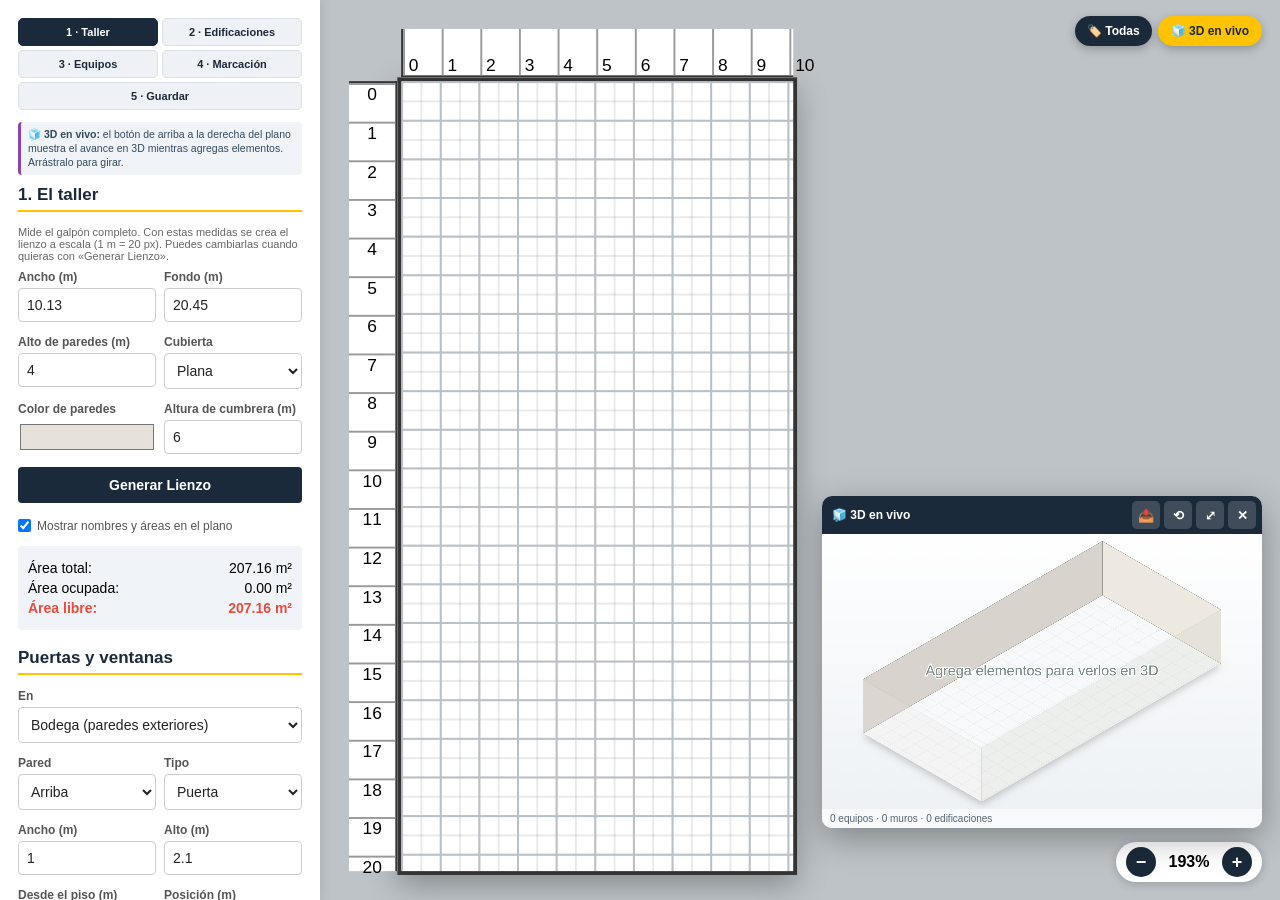
<file: index.html>
<!DOCTYPE html>
<html lang="es">
<head>
    <meta charset="UTF-8">
    <meta name="viewport" content="width=device-width, initial-scale=1, viewport-fit=cover">
    <meta name="description" content="Simulador de distribución en planta para talleres y bodegas: dibuja a escala, divide edificaciones, ubica equipos, míralo en 3D y comparte.">
    <meta name="theme-color" content="#1B2A3A">
    <meta name="apple-mobile-web-app-capable" content="yes">
    <meta name="apple-mobile-web-app-status-bar-style" content="black-translucent">
    <meta name="apple-mobile-web-app-title" content="Planta CTC">
    <meta property="og:title" content="Simulador de Planta CTC Energy">
    <meta property="og:description" content="Dibuja tu taller a escala por etapas, ubica equipos y compártelo en 3D. Guarda en tu celular o PC.">
    <meta property="og:type" content="website">
    <title>Simulador de Planta CTC Energy</title>
    <link rel="icon" href="data:image/svg+xml,%3Csvg xmlns='http://www.w3.org/2000/svg' viewBox='0 0 64 64'%3E%3Crect width='64' height='64' rx='12' fill='%231B2A3A'/%3E%3Cpath d='M14 46V26l10 6v-6l10 6v-6l10 6v14z' fill='%23FFC300'/%3E%3C/svg%3E">
    <link rel="apple-touch-icon" href="icons/apple-touch-icon.png">
    <link rel="manifest" href="manifest.webmanifest">
    <link rel="stylesheet" href="assets/styles.css">
    <script>
        /* registra fallos para poder diagnosticar (no interrumpe la app) */
        window.__errores = [];
        window.addEventListener('error', function (e) {
            window.__errores.push('error: ' + e.message + ' @ ' + (e.filename || '') + ':' + e.lineno);
        });
        window.addEventListener('unhandledrejection', function (e) {
            var r = e.reason;
            window.__errores.push('promesa: ' + ((r && r.message) || r));
        });
    </script>
</head>
<body>
    <button id="btn-panel" class="btn-panel" aria-controls="panel" aria-expanded="false" title="Mostrar / ocultar panel">☰</button>

    <aside id="panel">
        <button id="btnCerrarPanel" class="btn-cerrar-panel" type="button" title="Cerrar panel">✕</button>
        <div class="marcas" role="tablist">
            <button type="button" class="marca activa" data-tab="taller">1 · Taller</button>
            <button type="button" class="marca" data-tab="edif">2 · Edificaciones</button>
            <button type="button" class="marca" data-tab="equipos">3 · Equipos</button>
            <button type="button" class="marca" data-tab="marcacion">4 · Marcación</button>
            <button type="button" class="marca" data-tab="salida">5 · Guardar</button>
        </div>

        <p class="pista-3d">🧊 <b>3D en vivo:</b> el botón de arriba a la derecha del plano muestra el avance en 3D
            mientras agregas elementos. Arrástralo para girar.</p>

        <!-- ===================== ELEMENTO SELECCIONADO ===================== -->
        <div id="selBox" style="display:none">
            <h3 class="sub">✏️ Elemento seleccionado</h3>
            <p id="selInfo" class="ayuda"></p>
            <div class="form-group"><label for="selNombre">Nombre</label>
                <input type="text" id="selNombre" maxlength="60"></div>
            <div class="form-group fila-campos">
                <div><label for="selAncho">Ancho / largo (m)</label><input type="number" id="selAncho" step="0.05" min="0.3"></div>
                <div><label for="selFondo">Fondo / espesor (m)</label><input type="number" id="selFondo" step="0.05" min="0.3"></div>
            </div>
            <div class="form-group fila-campos">
                <div><label for="selAlto">Alto (m)</label><input type="number" id="selAlto" step="0.1" min="0.1"></div>
                <div><label for="selColor">Color</label><input type="color" id="selColor"></div>
            </div>
            <div class="form-group">
                <label class="chk"><input type="checkbox" id="selMarca"> Con marcación amarilla</label>
            </div>
            <div class="form-group">
                <label for="selFoto">Foto / imagen 3D</label>
                <div class="fila-archivo">
                    <input type="file" id="selFoto" accept="image/*">
                    <button type="button" id="btnSelQuitarFoto" class="btn-quitar" title="Quitar la foto">✕</button>
                </div>
            </div>
            <button id="btnSelAplicar" class="btn-primario">Aplicar cambios</button>
            <button id="btnSelCerrarMuro" class="btn-sec" style="display:none">↔ Cerrar muro hasta las paredes (dividir área)</button>
            <button id="btnSelRotar" class="btn-sec">↻ Girar 90°</button>
            <div class="fila-campos">
                <button id="btnSelDup" class="btn-sec">Duplicar</button>
                <button id="btnSelDel" class="btn-borrar">Eliminar</button>
            </div>
            <button id="btnSelCerrar" class="btn-sec">Cerrar selección</button>
            <hr>
        </div>

        <!-- ===================== 1 · TALLER ===================== -->
        <section class="tab activa" data-tab="taller">
            <h2>1. El taller</h2>
            <p class="ayuda">Mide el galpón completo. Con estas medidas se crea el lienzo a escala
                (1 m = 20 px). Puedes cambiarlas cuando quieras con «Generar Lienzo».</p>
            <div class="form-group fila-campos">
                <div><label for="anchoBodega">Ancho (m)</label><input type="number" id="anchoBodega" value="10.13" step="0.05" min="1"></div>
                <div><label for="fondoBodega">Fondo (m)</label><input type="number" id="fondoBodega" value="20.45" step="0.05" min="1"></div>
            </div>
            <div class="form-group fila-campos">
                <div><label for="altoPared">Alto de paredes (m)</label><input type="number" id="altoPared" value="4" step="0.1" min="1"></div>
                <div><label for="cubierta">Cubierta</label>
                    <select id="cubierta">
                        <option value="ninguna">Sin cubierta</option>
                        <option value="plana" selected>Plana</option>
                        <option value="aguas">2 aguas</option>
                    </select>
                </div>
            </div>
            <div class="form-group fila-campos">
                <div><label for="colorPared">Color de paredes</label><input type="color" id="colorPared" value="#e6e2da"></div>
                <div><label for="alturaCumbrera">Altura de cumbrera (m)</label><input type="number" id="alturaCumbrera" value="6" step="0.1" min="1"></div>
            </div>
            <button id="btnCrearBodega" class="btn-primario">Generar Lienzo</button>

            <div class="form-group" style="margin-top:8px">
                <label class="chk"><input type="checkbox" id="verNombres" checked>
                    Mostrar nombres y áreas en el plano</label>
            </div>
            <div id="totales" aria-live="polite">
                <p><span>Área total:</span> <span id="txtTotal">0 m²</span></p>
                <p><span>Área ocupada:</span> <span id="txtOcupada">0 m²</span></p>
                <p class="alerta"><span>Área libre:</span> <span id="txtLibre">0 m²</span></p>
            </div>

            <div id="hostAbBodega"></div>
            <p class="ayuda">Se agregan a las paredes exteriores. Después las arrastras en el plano
                o las mueves con la barra de posición.</p>
        </section>

        <!-- ===================== 2 · EDIFICACIONES ===================== -->
        <section class="tab" data-tab="edif">
            <h2>2. Edificaciones internas</h2>
            <p class="ayuda">Oficinas, baños, almacén, cuarto eléctrico… Primero crea el cuarto;
                después elige «Trabajar dentro de» y agrega sus muros, puertas y equipos.
                Cada tramo que dejan los muros aparece con su nombre y su área.</p>
            <div id="hostEdif"></div>

            <h2>Edificaciones del plano</h2>
            <p class="ayuda">En cada edificación: <b>Ver</b>, <b>Editar</b>, <b>＋ Equipo</b> para
                meter una máquina o mesa, y <b>↔</b> / <b>↕</b> para partir el área más grande en dos.</p>
            <div id="listaEdif" class="lista-edif"></div>

            <div id="hostAbEdif"></div>

            <h2>Recintos y áreas</h2>
            <p class="ayuda">Escribe el nombre de cada tramo (Oficina, Baño, Depósito…).
                El nombre se conserva aunque muevas el muro.</p>
            <div id="listaRecintos" class="tabla-recintos"></div>
        </section>

        <!-- ===================== 3 · EQUIPOS ===================== -->
        <section class="tab" data-tab="equipos">
            <h2>3. Equipos</h2>
            <p class="ayuda">Arrastra un objeto al plano, o haz clic para cargarlo con sus medidas.
                Si elegiste «Trabajar dentro de» una edificación, el equipo se coloca allí.</p>
            <div id="bib" class="bib"></div>
            <button id="btnBibAdd" class="btn-sec">＋ Agregar el seleccionado a la biblioteca</button>

            <details class="bib-nuevo">
                <summary>＋ Crear equipo con mi propia imagen</summary>
                <div class="form-group"><label for="bibNombre">Nombre</label>
                    <input type="text" id="bibNombre" maxlength="40" placeholder="Ej. Transformador seco"></div>
                <div class="form-group fila-campos">
                    <div><label for="bibAncho">Ancho (m)</label><input type="number" id="bibAncho" step="0.05" min="0.1" value="1"></div>
                    <div><label for="bibFondo">Fondo (m)</label><input type="number" id="bibFondo" step="0.05" min="0.1" value="1"></div>
                    <div><label for="bibAlto">Alto (m)</label><input type="number" id="bibAlto" step="0.05" min="0.1" value="1"></div>
                </div>
                <div class="form-group"><label for="bibFoto">Imagen (foto o render)</label>
                    <input type="file" id="bibFoto" accept="image/*" multiple>
                    <p class="ayuda" style="margin:4px 0 0">Puedes elegir <b>varias imágenes a la vez</b>:
                        se crea un equipo por imagen (con el nombre del archivo o el nombre + número).</p>
                </div>
                <label class="chk"><input type="checkbox" id="bibRecorte" checked>
                    Recortar el fondo (recomendado con fondo liso)</label>
                <button id="btnBibNuevo" class="btn-primario">Guardar en la biblioteca</button>
                <p class="ayuda">La imagen queda guardada en este dispositivo y se usa en 2D y 3D.
                    Puedes borrar objetos con la ✕ al pasar el ratón.</p>
            </details>
            <button id="btnBibRestaurar" class="btn-sec">Restaurar biblioteca original</button>

            <div id="hostEq"></div>
        </section>

        <!-- ===================== 4 · MARCACIÓN ===================== -->
        <section class="tab" data-tab="marcacion">
            <h2>4. Marcación de áreas</h2>
            <p class="ayuda">Dos formas de demarcar: la franja pegada al equipo (color y forma)
                o un marco independiente que puedes estirar con el ratón.</p>

            <h3 class="sub">A · Franja sobre el equipo</h3>
            <div class="form-group">
                <label for="marcaColor">Color de la marcación</label>
                <select id="marcaColor">
                    <option value="amarillo-negro">Amarillo con negro</option>
                    <option value="rojo-blanco">Rojo con blanco</option>
                    <option value="amarillo">Amarillo liso</option>
                    <option value="gris">Gris</option>
                    <option value="blanco">Blanco</option>
                    <option value="verde">Verde</option>
                </select>
            </div>
            <div class="form-group fila-campos">
                <div><label for="marcaAncho">Ancho de franja (cm)</label>
                    <select id="marcaAncho">
                        <option value="10">10 cm</option>
                        <option value="15">15 cm</option>
                        <option value="20" selected>20 cm</option>
                        <option value="30">30 cm</option>
                    </select>
                </div>
                <div><label for="marcaForma">Forma</label>
                    <select id="marcaForma">
                        <option value="auto" selected>Automática (U/L/I según paredes)</option>
                        <option value="perimetro">Perímetro completo (4 lados)</option>
                        <option value="u">En U (3 lados)</option>
                        <option value="l">En L (2 lados)</option>
                        <option value="frente">Solo el frente (I)</option>
                        <option value="lados">Solo los lados</option>
                    </select>
                </div>
            </div>
            <div id="vistaMarca" class="vista-marca"></div>
            <button id="btnMarcaSel" class="btn-primario">Aplicar al seleccionado</button>
            <button id="btnMarcaTodos" class="btn-sec">Aplicar a todos los equipos</button>
            <p class="ayuda">En <b>Automática</b> se quita la franja del lado que toca una pared o muro:
                queda en <b>U</b> (1 pared), <b>L</b> (esquina) o <b>I</b> (3 lados tapados).</p>

            <h3 class="sub" style="margin-top:16px">B · Marco estirable (alrededor del equipo)</h3>
            <p class="ayuda">Selecciona un equipo o una edificación y pulsa «Crear marco».
                Luego estíralo con los 8 tiradores: las medidas se actualizan solas.</p>
            <div class="form-group fila-campos">
                <div><label for="marcoAncho">Ancho del marco (m)</label><input type="number" id="marcoAncho" step="0.05" min="0.3" value="2"></div>
                <div><label for="marcoFondo">Fondo del marco (m)</label><input type="number" id="marcoFondo" step="0.05" min="0.3" value="1.5"></div>
                <div><label for="marcoFranja">Franja (m)</label><input type="number" id="marcoFranja" step="0.01" min="0.05" value="0.15"></div>
            </div>
            <button id="btnMarcoCrear" class="btn-primario">Crear marco en el seleccionado</button>
            <button id="btnMarcoAplicar" class="btn-sec">Aplicar medidas al marco</button>
            <p class="ayuda">El marco no ocupa área ni estorba al mover equipos. Sale en el PDF
                y en la imagen 3D.</p>
        </section>

        <!-- ===================== 5 · GUARDAR / SALIR ===================== -->
        <section class="tab" data-tab="salida">
            <h2>5. Guardar y compartir</h2>
            <p class="ayuda">El proyecto se guarda solo en este dispositivo mientras trabajas.
                Usa «Archivo» para llevarlo a otro celular o PC.</p>
            <div class="form-group"><label for="nombreProyecto">Nombre del proyecto</label>
                <input type="text" id="nombreProyecto" maxlength="60" value="Taller CTC Energy"></div>
            <div id="guardadoInfo" class="guardado" aria-live="polite">Listo</div>

            <button id="btnGuardar" class="btn-primario">💾 Guardar ahora</button>
            <div class="fila-campos">
                <button id="btnArchivo" class="btn-sec">⬇ Archivo (.json)</button>
                <button id="btnImportar" class="btn-sec">⬆ Abrir archivo</button>
            </div>
            <button id="btnCompartirProy" class="btn-sec">📤 Enviar proyecto (WhatsApp)</button>
            <button id="btnNuevo" class="btn-sec">🗋 Proyecto nuevo</button>

            <hr>
            <button id="btn3D" class="btn-3d">🧊 Ver en 3D (pantalla completa)</button>
            <div class="fila-campos">
                <button id="btnCompartir3D" class="btn-wa">📤 Compartir 3D</button>
                <button id="btnPng3D" class="btn-sec">⬇ PNG 3D</button>
            </div>
            <label class="chk" style="margin-top:6px"><input type="checkbox" id="imgParedesCompletas">
                En la imagen 3D: paredes completas de las edificaciones (desmarca para ver el interior)</label>
            <button id="btnImprimir" class="btn-print">🖨️ Imprimir / PDF 2D</button>
            <p class="ayuda">En el celular: elige «Compartir 3D» y luego WhatsApp.
                Para el PDF, elige «Guardar como PDF» en la impresión.</p>

            <div class="form-group">
                <label class="chk"><input type="checkbox" id="verTechos"> Mostrar techos en 3D (apagado = se ve el interior)</label>
            </div>
            <div class="form-group">
                <label class="chk"><input type="checkbox" id="libreSolape"> Mover libre (permite encimarse)</label>
            </div>
            <div class="form-group">
                <label for="ajustePared">Ajuste de fotos de pared</label>
                <select id="ajustePared">
                    <option value="100% 100%">Estirar</option>
                    <option value="cover">Llenar (recorta)</option>
                </select>
            </div>
            <div class="form-group"><label for="fotoParedArriba">Foto pared ARRIBA</label>
                <div class="fila-archivo"><input type="file" id="fotoParedArriba" accept="image/*" data-pared="arriba">
                <button type="button" class="btn-quitar" data-quitar="arriba" title="Quitar foto">✕</button></div></div>
            <div class="form-group"><label for="fotoParedAbajo">Foto pared ABAJO</label>
                <div class="fila-archivo"><input type="file" id="fotoParedAbajo" accept="image/*" data-pared="abajo">
                <button type="button" class="btn-quitar" data-quitar="abajo" title="Quitar foto">✕</button></div></div>
            <div class="form-group"><label for="fotoParedIzq">Foto pared IZQUIERDA</label>
                <div class="fila-archivo"><input type="file" id="fotoParedIzq" accept="image/*" data-pared="izq">
                <button type="button" class="btn-quitar" data-quitar="izq" title="Quitar foto">✕</button></div></div>
            <div class="form-group"><label for="fotoParedDer">Foto pared DERECHA</label>
                <div class="fila-archivo"><input type="file" id="fotoParedDer" accept="image/*" data-pared="der">
                <button type="button" class="btn-quitar" data-quitar="der" title="Quitar foto">✕</button></div></div>
            <hr>
            <div class="fila-campos">
                <button id="btnExportar" class="btn-sec">⬇ JSON</button>
                <button id="btnAgregarJson" class="btn-sec">＋ Sumar</button>
            </div>
            <button id="btnSVG" class="btn-sec">⬇ Plano vectorial (.svg para Inkscape)</button>
            <p class="ayuda">El SVG sale a escala (1:100). Con Inkscape lo pasas a PDF o PNG:
                doble clic en <b>EXPORTAR-A-PDF.bat</b>.</p>
            <input type="file" id="fileImportar" accept="application/json,.json" hidden>
            <button id="btnBorrarTodo" class="btn-borrar">Borrar todo el plano</button>
            <button id="btnAyuda" class="btn-sec">❔ Guía rápida</button>
            <p class="pie">v1.5.0 · Exporta SVG para Inkscape · Funciona sin conexión · Los datos quedan en tu dispositivo.</p>
        </section>

        <!-- ===================== FORMULARIO COMPARTIDO ===================== -->
        <div id="bloqueAb">
            <h2>Puertas y ventanas</h2>
            <div class="form-group">
                <label for="abDueno">En</label>
                <select id="abDueno"><option value="bodega">Bodega (paredes exteriores)</option></select>
            </div>
            <div class="form-group fila-campos">
                <div><label for="abPared">Pared</label>
                    <select id="abPared"><option value="arriba">Arriba</option><option value="abajo">Abajo</option><option value="izq">Izquierda</option><option value="der">Derecha</option></select>
                </div>
                <div><label for="abTipo">Tipo</label>
                    <select id="abTipo"><option value="puerta">Puerta</option><option value="ventana">Ventana</option><option value="hueco">Abertura sin puerta</option></select>
                </div>
            </div>
            <div class="form-group fila-campos">
                <div><label for="abAncho">Ancho (m)</label><input type="number" id="abAncho" value="1" step="0.1" min="0.1"></div>
                <div><label for="abAlto">Alto (m)</label><input type="number" id="abAlto" value="2.1" step="0.1" min="0.1"></div>
            </div>
            <div class="form-group fila-campos">
                <div><label for="abDesde">Desde el piso (m)</label><input type="number" id="abDesde" value="0" step="0.1" min="0"></div>
                <div><label for="abPos">Posición (m)</label><input type="number" id="abPos" value="" placeholder="centrada" step="0.1" min="0"></div>
            </div>
            <p class="ayuda">*Vacía = centrada. Después la mueves con la barra o arrastrándola.</p>
            <button id="btnAgregarAb" class="btn-primario">+ Agregar abertura</button>
            <div id="listaAb" class="lista-ab"></div>
        </div>

        <div id="formElemento" style="display:none">
            <div class="tipos">
                <button type="button" class="tipo activo" data-cat="objeto">Equipo<small>EQ</small></button>
                <button type="button" class="tipo" data-cat="edificacion">Edificación<small>E</small></button>
                <button type="button" class="tipo" data-cat="muro">Muro<small>MD</small></button>
                <button type="button" class="tipo" data-cat="libre">Zona libre<small>MA</small></button>
            </div>
            <select id="categoriaBloque" hidden>
                <option value="objeto">Equipo / objeto (EQ)</option>
                <option value="edificacion">Edificación (E)</option>
                <option value="muro">Muro divisorio interior (MD)</option>
                <option value="libre">Espacio libre: pasillo, zona peatonal (MA)</option>
            </select>
            <p id="tipoAyuda" class="ayuda"></p>

            <div class="form-group" id="fDentro">
                <label for="dentroDe">Trabajar dentro de</label>
                <select id="dentroDe"><option value="">— En el plano general —</option></select>
                <p class="ayuda" style="margin:4px 0 0">Si eliges una edificación, el equipo o muro
                    nuevo se coloca dentro de ella.</p>
            </div>

            <div class="form-group" id="fNombre">
                <label for="nombreBloque" id="lblNombre">Nombre del equipo</label>
                <input type="text" id="nombreBloque" placeholder="Ej. Horno 1" maxlength="60">
            </div>
            <div class="form-group fila-campos" id="fMedidas">
                <div><label for="anchoBloque" id="lblAncho">Ancho (m)</label>
                    <input type="number" id="anchoBloque" value="2.95" step="0.05" min="0.05"></div>
                <div><label for="fondoBloque" id="lblFondo">Fondo (m)</label>
                    <input type="number" id="fondoBloque" value="5.5" step="0.05" min="0.05"></div>
            </div>
            <div class="form-group" id="fEspesor">
                <label for="espesorMuro">Espesor del muro</label>
                <select id="espesorMuro">
                    <option value="0.10">0.10 m — tabique delgado</option>
                    <option value="0.15" selected>0.15 m — muro de bloque</option>
                    <option value="0.20">0.20 m — muro grueso</option>
                    <option value="0.25">0.25 m — muro estructural</option>
                </select>
            </div>
            <div class="form-group" id="fAlto">
                <label for="altoBloque">Alto (m) — para la vista 3D</label>
                <input type="number" id="altoBloque" value="2" step="0.1" min="0.1">
            </div>
            <div class="form-group" id="fPeso">
                <label for="pesoBloque">Peso (kg, opcional)</label>
                <input type="number" id="pesoBloque" value="0" min="0">
            </div>
            <div class="form-group" id="fMarca">
                <label class="chk"><input type="checkbox" id="conMarca" checked> Con marcación</label>
                <p class="ayuda" style="margin:2px 0 0">El color, ancho y forma se eligen en el módulo
                    <b>4 · Marcación</b>.</p>
            </div>
            <div class="form-group" id="fStand">
                <label class="chk"><input type="checkbox" id="esStand"> Es stand con niveles</label>
                <div id="standCampos" class="fila-campos">
                    <div><label for="nivelesStand">Niveles</label><input type="number" id="nivelesStand" value="3" min="1"></div>
                    <div><label for="altoNivel">Alto/nivel (m)</label><input type="number" id="altoNivel" value="1.2" step="0.1"></div>
                    <div><label for="cargaNivel">Carga/nivel (kg)</label><input type="number" id="cargaNivel" value="0" min="0"></div>
                </div>
                <label class="chk" style="margin-top:8px"><input type="checkbox" id="esEstante"> Dibujar en 3D como estante metálico</label>
                <div id="estanteCampos" class="fila-campos">
                    <div><label for="nRepisas">Repisas</label><input type="number" id="nRepisas" value="6" min="1"></div>
                    <div><label for="h0Repisa">1ª a (m)</label><input type="number" id="h0Repisa" value="0.1" step="0.01" min="0"></div>
                    <div><label for="sepRepisa">Espacio (m)</label><input type="number" id="sepRepisa" value="0.36" step="0.01" min="0.05"></div>
                </div>
            </div>
            <div class="form-group fila-campos" id="fCant">
                <div><label for="cantBloque">Cantidad</label><input type="number" id="cantBloque" value="1" min="1" max="50"></div>
                <div><label for="pasoMover">Paso al mover</label>
                    <select id="pasoMover">
                        <option value="20">1 m</option>
                        <option value="10">50 cm</option>
                        <option value="5">25 cm</option>
                        <option value="2" selected>10 cm</option>
                        <option value="1">5 cm</option>
                        <option value="0.2">1 cm</option>
                    </select>
                </div>
            </div>
            <div class="form-group" id="fDestino">
                <label for="destino">Guardar dentro de un stand</label>
                <select id="destino"><option value="">— No, va en el plano —</option></select>
                <div id="nivelWrap" style="display:none;margin-top:6px">
                    <label for="nivelDestino">Nivel</label>
                    <select id="nivelDestino"></select>
                </div>
            </div>
            <div class="form-group" id="fColor">
                <label for="colorBloque">Color</label>
                <input type="color" id="colorBloque" value="#3498db">
            </div>
            <div class="form-group" id="fFoto">
                <label for="fotoBloque" id="lblFoto">Foto del equipo (opcional)</label>
                <div class="fila-archivo">
                    <input type="file" id="fotoBloque" accept="image/*">
                    <button type="button" id="btnQuitarFotoBloque" class="btn-quitar" title="Quitar la foto elegida">✕</button>
                </div>
                <label class="chk" style="margin-top:6px"><input type="checkbox" id="fotoSilueta" checked>
                    Recortar el fondo y mostrarla como imagen 3D</label>
                <select id="ajusteFoto" style="margin-top:6px">
                    <option value="cover">En el 3D: cubrir (recorta)</option>
                    <option value="100% 100%">En el 3D: estirar</option>
                    <option value="contain">En el 3D: contener (bordes)</option>
                </select>
            </div>
            <button id="btnAgregar" class="btn-primario">+ Ubicar en el plano</button>
            <button id="btnDeshacer" class="btn-undo">↩️ Deshacer</button>
        </div>
    </aside>

    <div id="panelBackdrop"></div>

    <main id="workspace">
        <div id="zoom-controls">
            <button id="btnMenos" title="Alejar">−</button>
            <span id="txtZoom">100%</span>
            <button id="btnMas" title="Acercar">+</button>
        </div>
        <div id="barraVista">
            <button id="btnEtiquetas" class="btn-etiquetas" type="button"
                title="Mostrar todas las etiquetas, solo las áreas o el plano limpio">🏷️ Todas</button>
            <button id="btnVivo3D" class="btn-vivo3d" type="button"
                title="Mostrar u ocultar la vista 3D mientras editas">🧊 3D en vivo</button>
        </div>
        <div id="wrapper">
            <div id="regla-x" aria-hidden="true"></div>
            <div id="regla-y" aria-hidden="true"></div>
            <div id="bodega"></div>
        </div>
        <div id="leyenda"></div>
    </main>

    <div id="vivo3d" class="pos-br" aria-label="Vista 3D en vivo">
        <div class="vivo-cab">
            <span>🧊 3D en vivo</span>
            <div class="vivo-acciones">
                <button id="btnVivoCompartir" type="button" title="Compartir esta vista por WhatsApp">📤</button>
                <button id="btnVivoReset" type="button" title="Centrar la vista">⟲</button>
                <button id="btnVivoAbrir" type="button" title="Ver en pantalla completa">⤢</button>
                <button id="btnVivoCerrar" type="button" title="Cerrar">✕</button>
            </div>
        </div>
        <div id="vivoLienzo" title="Arrastra para girar · pellizca para acercar"></div>
        <div id="vivoInfo" class="vivo-pie">Arrastra para girar · pellizca para acercar</div>
    </div>

    <div id="vista3d" role="dialog" aria-modal="true" aria-label="Vista 3D">
        <div id="barra3d">
            <button id="btnCerrar3D">✕ Cerrar 3D</button>
            <button id="btnCompartir3DView">📤 Compartir PNG</button>
            <button id="btnPng3DView">⬇ Descargar PNG</button>
            <span class="ayuda3d">Arrastra para girar · rueda para acercar · sin techos las paredes son translúcidas y se ven las puertas</span>
        </div>
        <div id="escena3d"><div id="mundo3d"></div></div>
    </div>

    <div id="ayudaModal" role="dialog" aria-modal="true" aria-labelledby="ayudaTitulo">
        <div class="ayuda-caja">
            <h2 id="ayudaTitulo">Guía rápida</h2>
            <ol>
                <li><b>1 · Taller:</b> escribe ancho y fondo reales, el alto de las paredes y el tipo
                    de techo. Pulsa <b>Generar Lienzo</b>.</li>
                <li><b>Puertas y ventanas:</b> en el mismo módulo agrega las del galpón. Se pueden
                    arrastrar en el plano.</li>
                <li><b>2 · Edificaciones:</b> crea un cuarto (oficina, baño, almacén). Luego elige
                    <b>Trabajar dentro de</b> ese cuarto y agrega sus muros (usa «Muro» con el largo
                    del cuarto), puertas, ventanas y equipos.</li>
                <li><b>Recintos:</b> cada tramo aparece con su área. Escribe su nombre; se conserva
                    aunque muevas el muro.</li>
                <li><b>3 · Equipos:</b> arrastra de la biblioteca o crea tu propio equipo con foto.
                    Ajusta ancho, fondo y alto.</li>
                <li><b>4 · Marcación:</b> elige color, ancho y forma, o crea un <b>marco estirable</b>
                    y arrastra sus tiradores.</li>
                <li><b>5 · Guardar:</b> se guarda solo en tu celular/PC. Usa <b>Archivo</b> para pasar
                    el proyecto a otro dispositivo y <b>Compartir 3D</b> para enviarlo por WhatsApp.</li>
            </ol>
            <p class="ayuda">Consejos: mantén pulsado y arrastra para mover. Ctrl+Z deshace.
                El PDF sale con las tablas de convenciones y áreas.</p>
            <button id="btnAyudaCerrar" class="btn-primario">Entendido</button>
            <button id="btnAyudaCerrar2" class="btn-sec">Cerrar</button>
        </div>
    </div>

    <div id="avisos" aria-live="polite"></div>
    <div id="selftest" hidden></div>

    <script src="assets/compartir.js"></script>
    <script src="assets/biblioteca.js"></script>
    <script src="assets/app.js"></script>
</body>
</html>
</file>
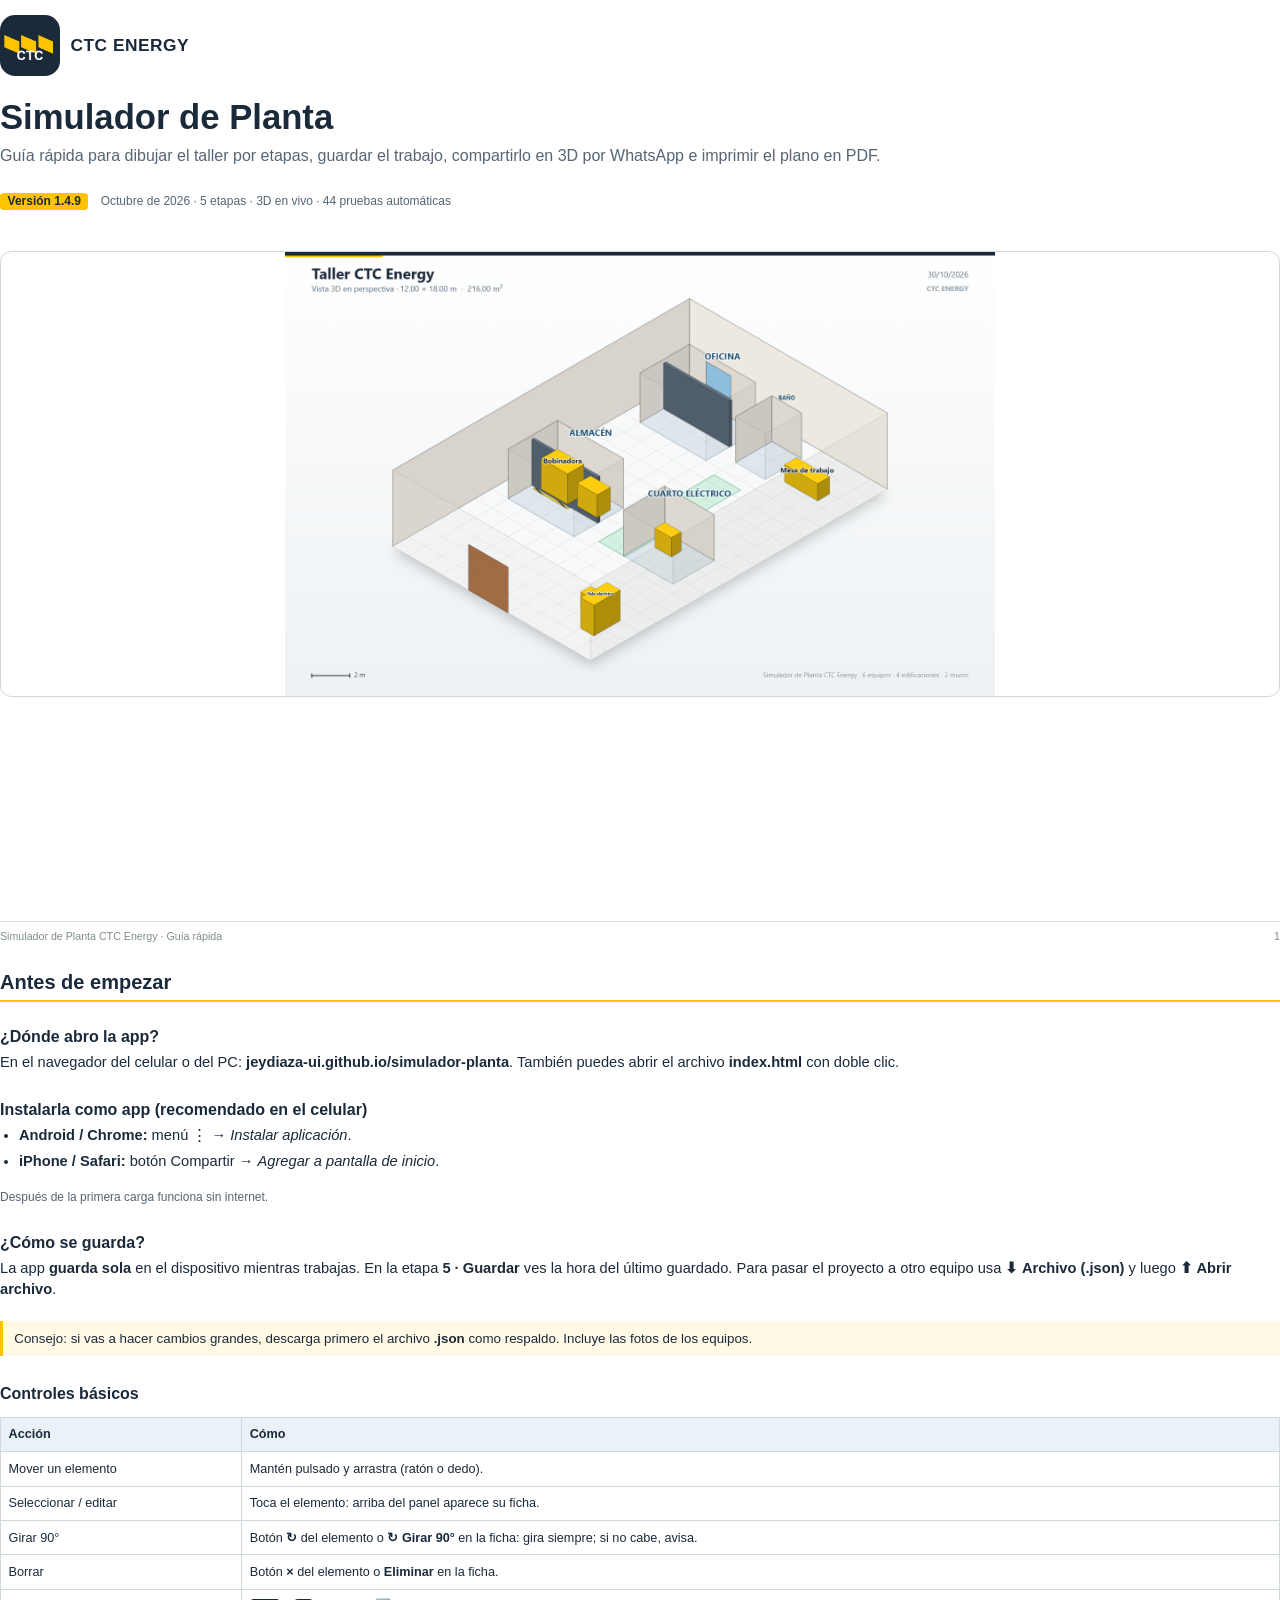
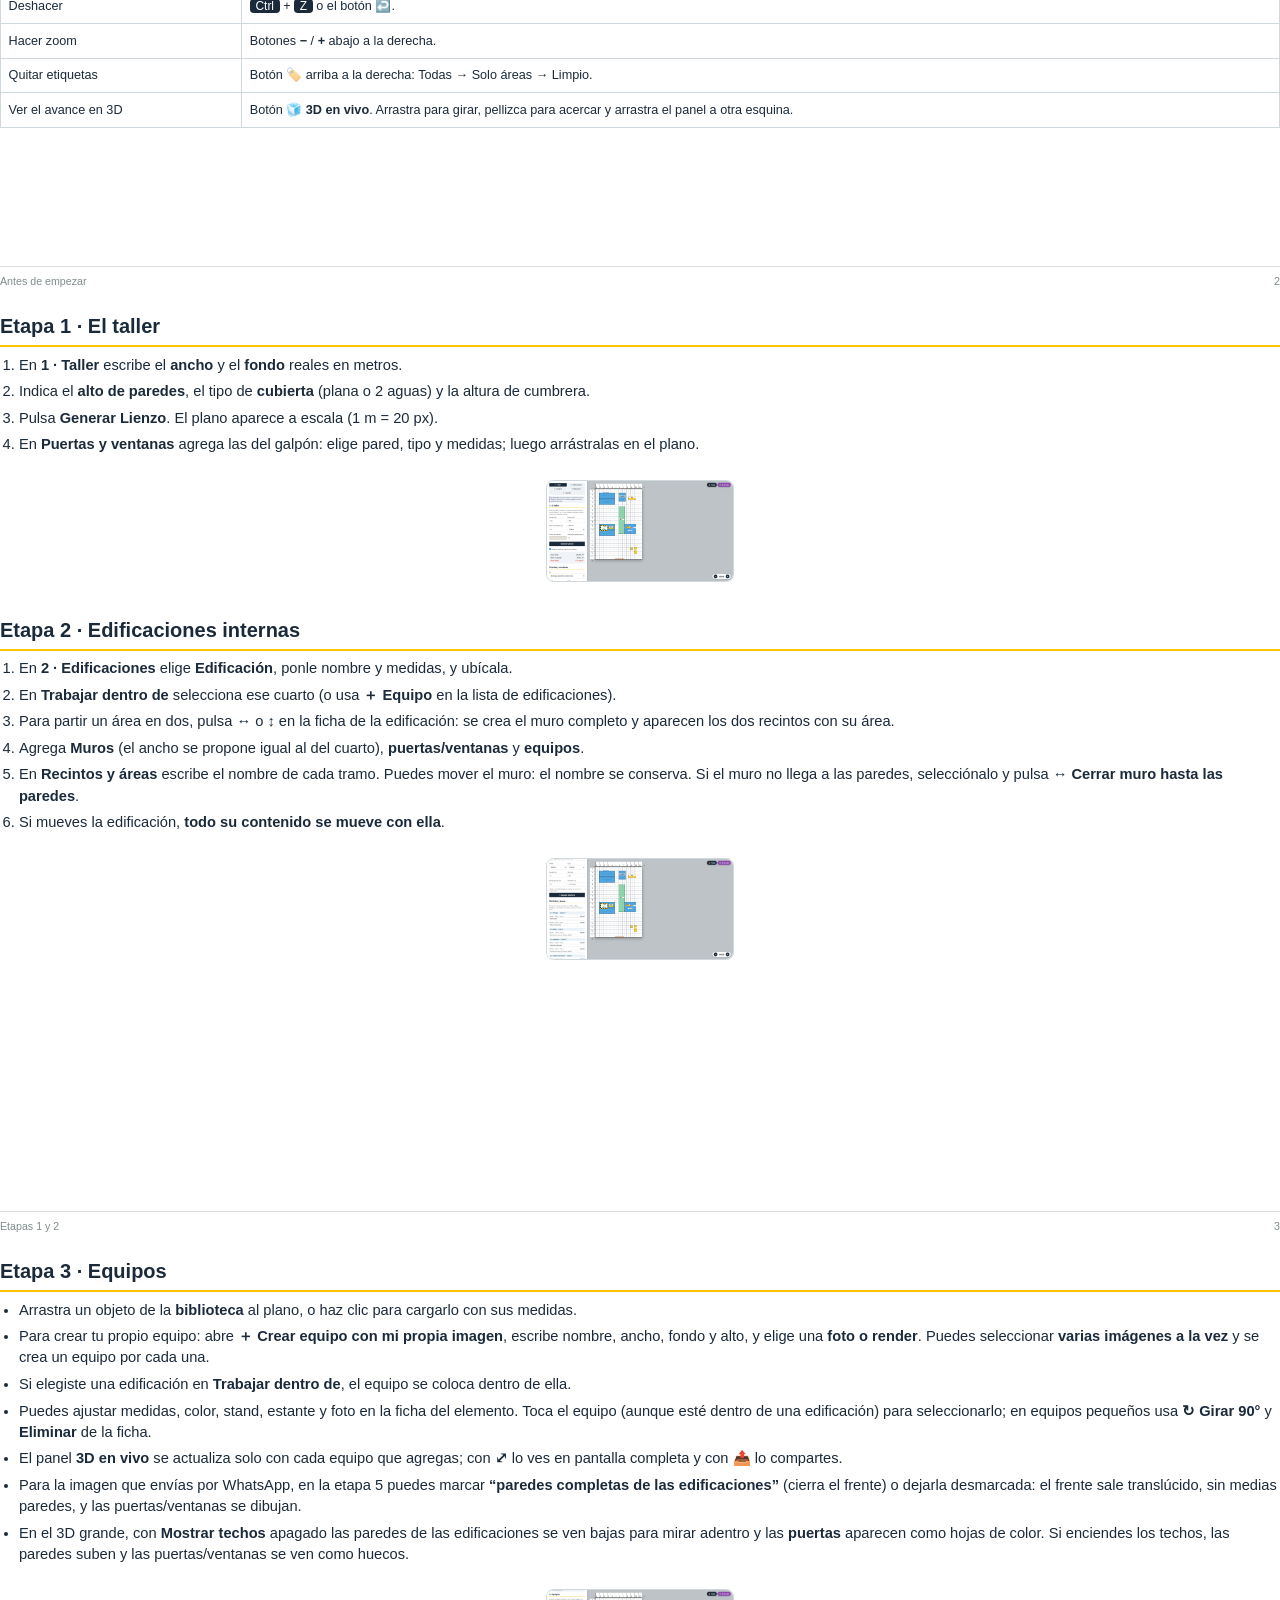
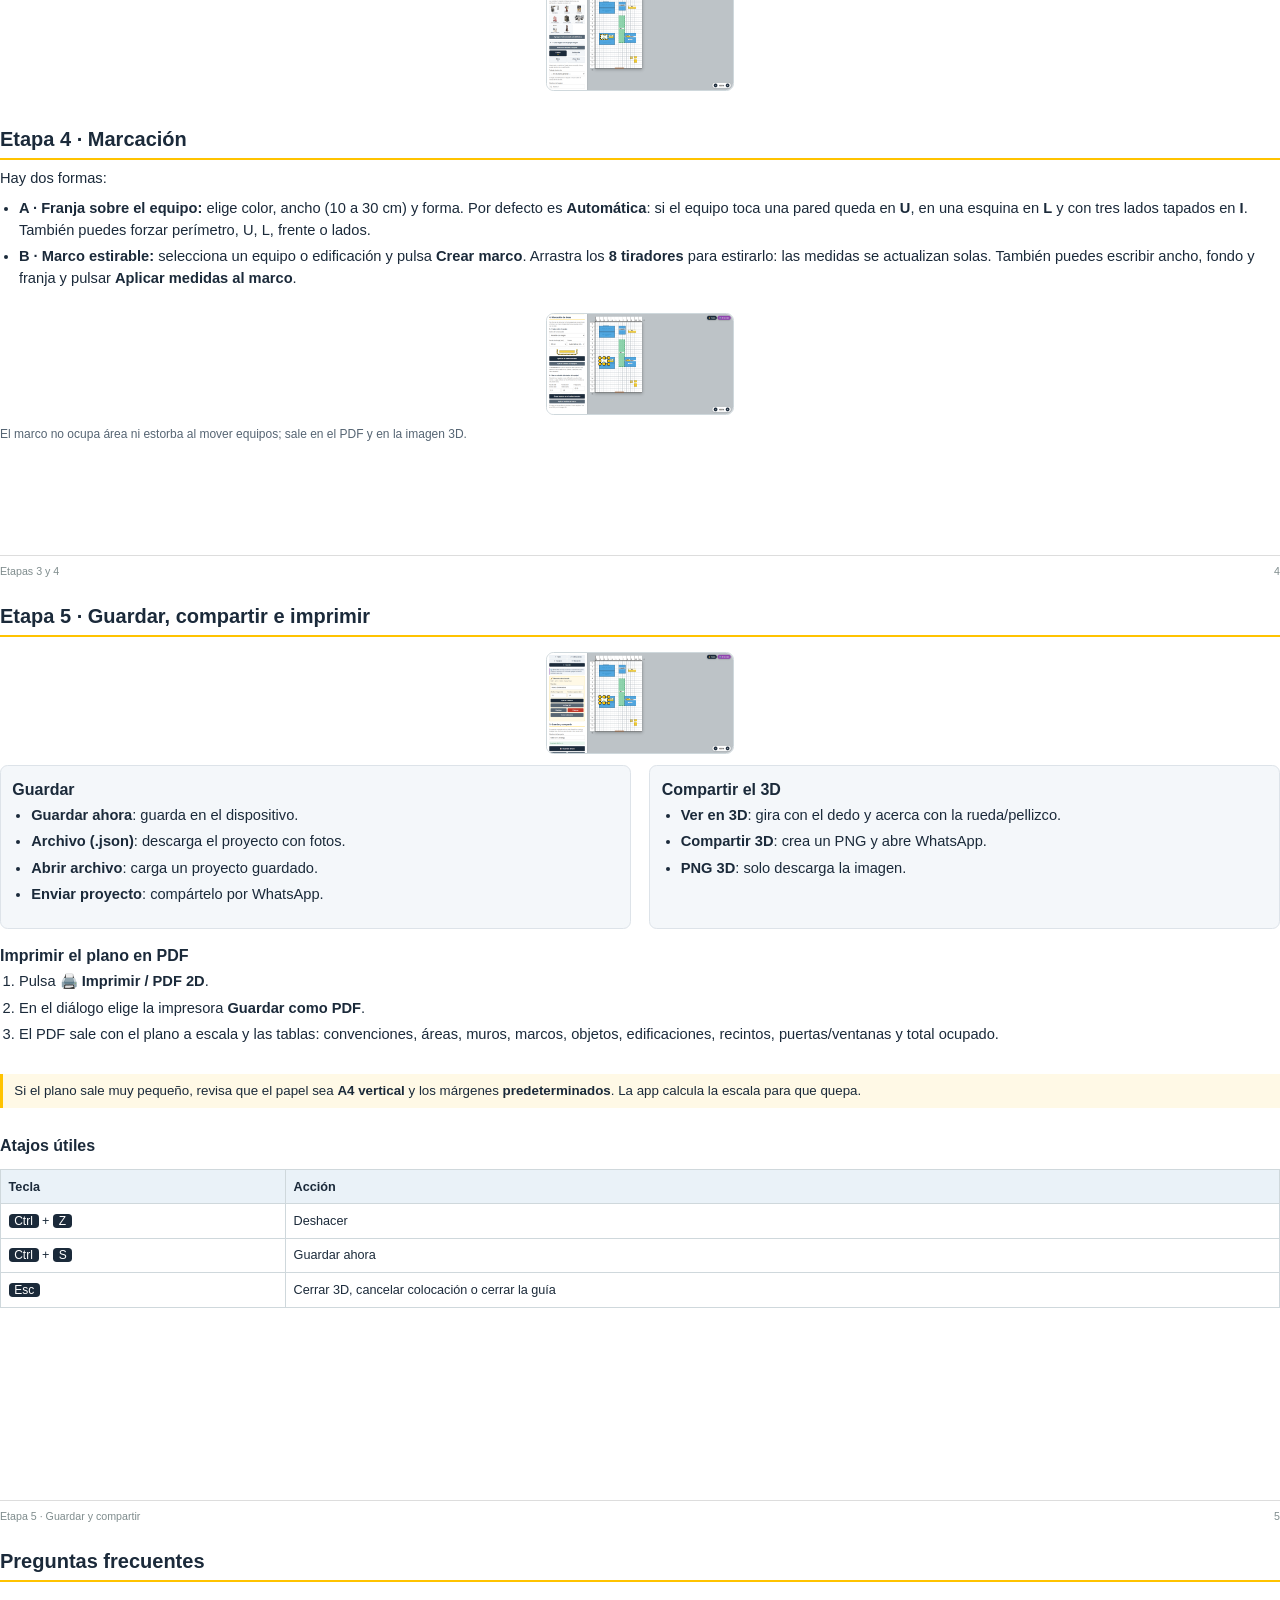
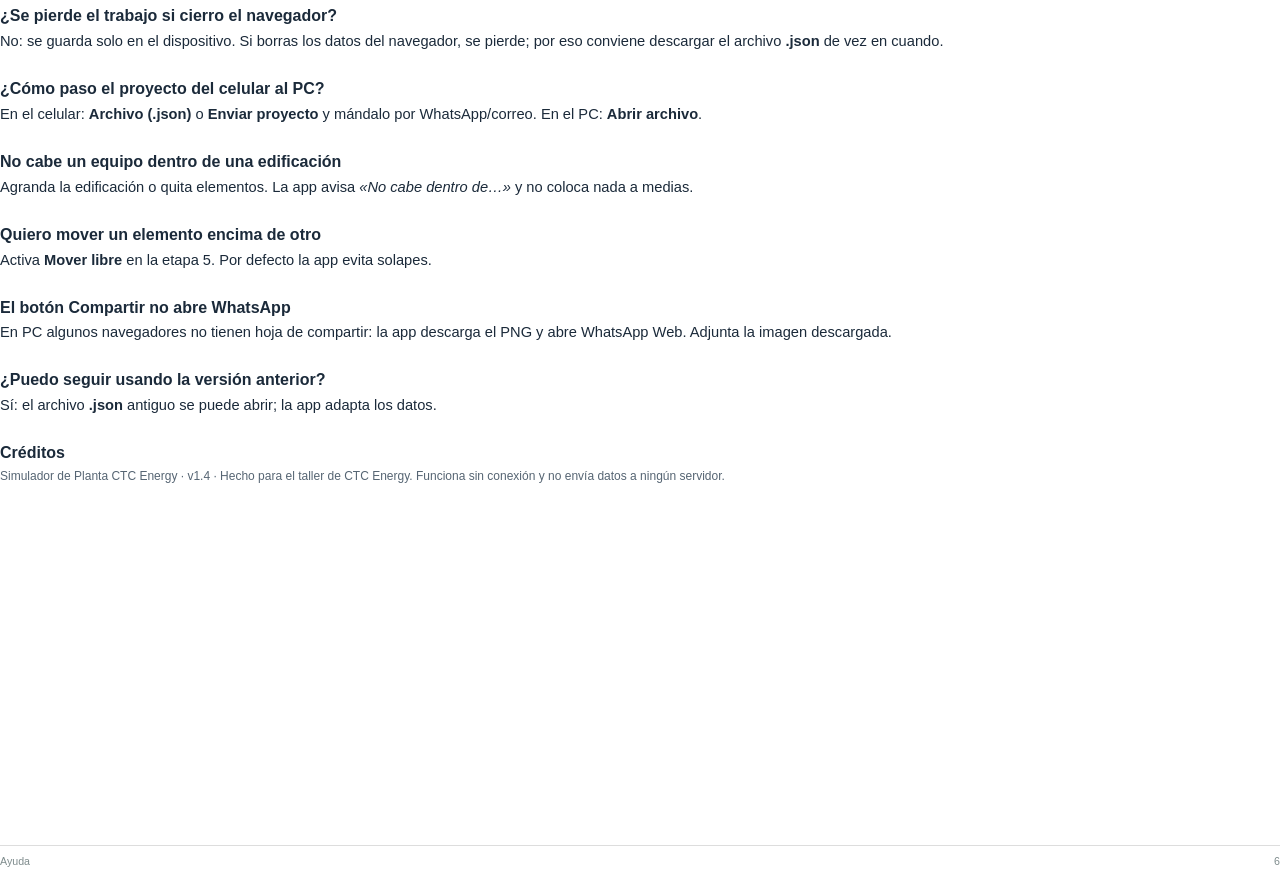
<file: docs/guia.html>
<!DOCTYPE html>
<html lang="es">
<head>
<meta charset="UTF-8">
<title>Guía rápida · Simulador de Planta CTC Energy</title>
<style>
    @page { size: A4; margin: 14mm 14mm 16mm; }
    * { box-sizing: border-box; }
    body {
        font-family: 'Segoe UI', Tahoma, sans-serif; color: #1B2A3A;
        margin: 0; font-size: 11pt; line-height: 1.45;
    }
    .page { page-break-after: always; display: flex; flex-direction: column; min-height: 250mm; }
    .page:last-child { page-break-after: auto; }
    .brand { display: flex; align-items: center; gap: 10px; margin-bottom: 6mm; }
    .brand img { width: 16mm; height: 16mm; border-radius: 4mm; }
    .brand b { font-size: 13pt; letter-spacing: .5px; }
    h1 { font-size: 26pt; margin: 0 0 2mm; line-height: 1.1; }
    h2 { font-size: 15pt; margin: 6mm 0 2mm; border-bottom: 2px solid #FFC300; padding-bottom: 1mm; }
    h3 { font-size: 12pt; margin: 4mm 0 1mm; }
    p { margin: 0 0 2.5mm; }
    .sub { color: #566573; font-size: 12pt; margin-bottom: 6mm; }
    .hero img { width: 100%; max-height: 118mm; object-fit: contain; border: 1px solid #cfd8dc; border-radius: 3mm; }
    .foot { margin-top: auto; font-size: 8pt; color: #7F8C8D;
            border-top: 1px solid #ddd; padding-top: 2mm; display: flex; justify-content: space-between; }
    .shot { height: auto; max-height: 27mm; width: auto; max-width: 100%; display: block; margin: 2mm auto 3mm; border: 1px solid #cfd8dc; border-radius: 2mm; }
    .cols { display: grid; grid-template-columns: 1fr 1fr; gap: 5mm; }
    .card { background: #F4F7FA; border: 1px solid #DDE3E9; border-radius: 2mm; padding: 3mm; }
    .card h3 { margin-top: 0; }
    ul, ol { margin: 0 0 3mm 5mm; padding: 0; }
    li { margin-bottom: 1.4mm; }
    .kbd { background: #1B2A3A; color: #fff; border-radius: 1mm; padding: 0 1.5mm; font-size: 9pt; }
    .tag { display: inline-block; background: #FFC300; color: #1B2A3A; font-weight: 700;
           border-radius: 1mm; padding: 0 2mm; font-size: 9pt; }
    table { width: 100%; border-collapse: collapse; margin: 2mm 0 4mm; font-size: 9.5pt; }
    th, td { border: 1px solid #cfd8dc; padding: 2mm; text-align: left; vertical-align: top; }
    th { background: #EAF2F8; }
    .note { background: #FFF9E6; border-left: 3px solid #FFC300; padding: 2mm 3mm; margin: 3mm 0; font-size: 10pt; }
    .tiny { font-size: 9pt; color: #566573; }
    .cover { text-align: left; padding-top: 4mm; }
    .cover .hero { margin-top: 8mm; }
</style>
</head>
<body>

<!-- ============================ PORTADA ============================ -->
<div class="page cover">
    <div class="brand">
        <img src="../icons/icon-192.png" alt="CTC">
        <b>CTC ENERGY</b>
    </div>
    <h1>Simulador de Planta</h1>
    <p class="sub">Guía rápida para dibujar el taller por etapas, guardar el trabajo,
        compartirlo en 3D por WhatsApp e imprimir el plano en PDF.</p>
    <p><span class="tag">Versión 1.4.9</span> &nbsp; <span class="tiny">Octubre de 2026 · 5 etapas · 3D en vivo · 44 pruebas automáticas</span></p>
    <div class="hero"><img src="v14-3d.png" alt="Vista 3D del taller"></div>
    <div class="foot"><span>Simulador de Planta CTC Energy · Guía rápida</span><span>1</span></div>
</div>

<!-- ============================ ANTES DE EMPEZAR ============================ -->
<div class="page">
    <h2>Antes de empezar</h2>
    <h3>¿Dónde abro la app?</h3>
    <p>En el navegador del celular o del PC: <b>jeydiaza-ui.github.io/simulador-planta</b>.
        También puedes abrir el archivo <b>index.html</b> con doble clic.</p>

    <h3>Instalarla como app (recomendado en el celular)</h3>
    <ul>
        <li><b>Android / Chrome:</b> menú ⋮ → <i>Instalar aplicación</i>.</li>
        <li><b>iPhone / Safari:</b> botón Compartir → <i>Agregar a pantalla de inicio</i>.</li>
    </ul>
    <p class="tiny">Después de la primera carga funciona sin internet.</p>

    <h3>¿Cómo se guarda?</h3>
    <p>La app <b>guarda sola</b> en el dispositivo mientras trabajas. En la etapa
        <b>5 · Guardar</b> ves la hora del último guardado. Para pasar el proyecto a otro
        equipo usa <b>⬇ Archivo (.json)</b> y luego <b>⬆ Abrir archivo</b>.</p>
    <div class="note">Consejo: si vas a hacer cambios grandes, descarga primero el archivo
        <b>.json</b> como respaldo. Incluye las fotos de los equipos.</div>

    <h3>Controles básicos</h3>
    <table>
        <tr><th>Acción</th><th>Cómo</th></tr>
        <tr><td>Mover un elemento</td><td>Mantén pulsado y arrastra (ratón o dedo).</td></tr>
        <tr><td>Seleccionar / editar</td><td>Toca el elemento: arriba del panel aparece su ficha.</td></tr>
        <tr><td>Girar 90°</td><td>Botón <b>↻</b> del elemento o <b>↻ Girar 90°</b> en la ficha: gira siempre; si no cabe, avisa.</td></tr>
        <tr><td>Borrar</td><td>Botón <b>×</b> del elemento o <b>Eliminar</b> en la ficha.</td></tr>
        <tr><td>Deshacer</td><td><span class="kbd">Ctrl</span> + <span class="kbd">Z</span> o el botón <b>↩️</b>.</td></tr>
        <tr><td>Hacer zoom</td><td>Botones <b>−</b> / <b>+</b> abajo a la derecha.</td></tr>
        <tr><td>Quitar etiquetas</td><td>Botón <b>🏷️</b> arriba a la derecha: Todas → Solo áreas → Limpio.</td></tr>
        <tr><td>Ver el avance en 3D</td><td>Botón <b>🧊 3D en vivo</b>. Arrastra para girar, pellizca para acercar y arrastra el panel a otra esquina.</td></tr>
    </table>
    <div class="foot"><span>Antes de empezar</span><span>2</span></div>
</div>

<!-- ============================ ETAPA 1 Y 2 ============================ -->
<div class="page">
    <h2>Etapa 1 · El taller</h2>
    <ol>
        <li>En <b>1 · Taller</b> escribe el <b>ancho</b> y el <b>fondo</b> reales en metros.</li>
        <li>Indica el <b>alto de paredes</b>, el tipo de <b>cubierta</b> (plana o 2 aguas) y la altura de cumbrera.</li>
        <li>Pulsa <b>Generar Lienzo</b>. El plano aparece a escala (1 m = 20 px).</li>
        <li>En <b>Puertas y ventanas</b> agrega las del galpón: elige pared, tipo y medidas; luego arrástralas en el plano.</li>
    </ol>
    <img class="shot" src="v14-taller.png" alt="Etapa 1">

    <h2>Etapa 2 · Edificaciones internas</h2>
    <ol>
        <li>En <b>2 · Edificaciones</b> elige <b>Edificación</b>, ponle nombre y medidas, y ubícala.</li>
        <li>En <b>Trabajar dentro de</b> selecciona ese cuarto (o usa <b>＋ Equipo</b> en la lista de edificaciones).</li>
        <li>Para partir un área en dos, pulsa <b>↔</b> o <b>↕</b> en la ficha de la edificación:
            se crea el muro completo y aparecen los dos recintos con su área.</li>
        <li>Agrega <b>Muros</b> (el ancho se propone igual al del cuarto), <b>puertas/ventanas</b> y <b>equipos</b>.</li>
        <li>En <b>Recintos y áreas</b> escribe el nombre de cada tramo. Puedes mover el muro: el nombre se conserva.
            Si el muro no llega a las paredes, selecciónalo y pulsa <b>↔ Cerrar muro hasta las paredes</b>.</li>
        <li>Si mueves la edificación, <b>todo su contenido se mueve con ella</b>.</li>
    </ol>
    <img class="shot" src="v14-edificaciones.png" alt="Etapa 2">
    <div class="foot"><span>Etapas 1 y 2</span><span>3</span></div>
</div>

<!-- ============================ ETAPA 3 Y 4 ============================ -->
<div class="page">
    <h2>Etapa 3 · Equipos</h2>
    <ul>
        <li>Arrastra un objeto de la <b>biblioteca</b> al plano, o haz clic para cargarlo con sus medidas.</li>
        <li>Para crear tu propio equipo: abre <b>＋ Crear equipo con mi propia imagen</b>, escribe nombre,
            ancho, fondo y alto, y elige una <b>foto o render</b>. Puedes seleccionar <b>varias imágenes
            a la vez</b> y se crea un equipo por cada una.</li>
        <li>Si elegiste una edificación en <b>Trabajar dentro de</b>, el equipo se coloca dentro de ella.</li>
        <li>Puedes ajustar medidas, color, stand, estante y foto en la ficha del elemento.
            Toca el equipo (aunque esté dentro de una edificación) para seleccionarlo; en equipos
            pequeños usa <b>↻ Girar 90°</b> y <b>Eliminar</b> de la ficha.</li>
        <li>El panel <b>3D en vivo</b> se actualiza solo con cada equipo que agregas; con <b>⤢</b>
            lo ves en pantalla completa y con <b>📤</b> lo compartes.</li>
        <li>Para la imagen que envías por WhatsApp, en la etapa 5 puedes marcar
            <b>“paredes completas de las edificaciones”</b> (cierra el frente) o dejarla desmarcada:
            el frente sale translúcido, sin medias paredes, y las puertas/ventanas se dibujan.</li>
        <li>En el 3D grande, con <b>Mostrar techos</b> apagado las paredes de las edificaciones se ven
            bajas para mirar adentro y las <b>puertas</b> aparecen como hojas de color. Si enciendes los
            techos, las paredes suben y las puertas/ventanas se ven como huecos.</li>
    </ul>
    <img class="shot" src="v14-equipos.png" alt="Etapa 3">

    <h2>Etapa 4 · Marcación</h2>
    <p>Hay dos formas:</p>
    <ul>
        <li><b>A · Franja sobre el equipo:</b> elige color, ancho (10 a 30 cm) y forma.
            Por defecto es <b>Automática</b>: si el equipo toca una pared queda en <b>U</b>,
            en una esquina en <b>L</b> y con tres lados tapados en <b>I</b>. También puedes
            forzar perímetro, U, L, frente o lados.</li>
        <li><b>B · Marco estirable:</b> selecciona un equipo o edificación y pulsa
            <b>Crear marco</b>. Arrastra los <b>8 tiradores</b> para estirarlo: las medidas se
            actualizan solas. También puedes escribir ancho, fondo y franja y pulsar
            <b>Aplicar medidas al marco</b>.</li>
    </ul>
    <img class="shot" src="v14-marcacion.png" alt="Etapa 4">
    <p class="tiny">El marco no ocupa área ni estorba al mover equipos; sale en el PDF y en la imagen 3D.</p>
    <div class="foot"><span>Etapas 3 y 4</span><span>4</span></div>
</div>

<!-- ============================ ETAPA 5 ============================ -->
<div class="page">
    <h2>Etapa 5 · Guardar, compartir e imprimir</h2>
    <img class="shot" src="v14-guardar.png" alt="Etapa 5">
    <div class="cols">
        <div class="card">
            <h3>Guardar</h3>
            <ul>
                <li><b>Guardar ahora</b>: guarda en el dispositivo.</li>
                <li><b>Archivo (.json)</b>: descarga el proyecto con fotos.</li>
                <li><b>Abrir archivo</b>: carga un proyecto guardado.</li>
                <li><b>Enviar proyecto</b>: compártelo por WhatsApp.</li>
            </ul>
        </div>
        <div class="card">
            <h3>Compartir el 3D</h3>
            <ul>
                <li><b>Ver en 3D</b>: gira con el dedo y acerca con la rueda/pellizco.</li>
                <li><b>Compartir 3D</b>: crea un PNG y abre WhatsApp.</li>
                <li><b>PNG 3D</b>: solo descarga la imagen.</li>
            </ul>
        </div>
    </div>

    <h3>Imprimir el plano en PDF</h3>
    <ol>
        <li>Pulsa <b>🖨️ Imprimir / PDF 2D</b>.</li>
        <li>En el diálogo elige la impresora <b>Guardar como PDF</b>.</li>
        <li>El PDF sale con el plano a escala y las tablas: convenciones, áreas, muros,
            marcos, objetos, edificaciones, recintos, puertas/ventanas y total ocupado.</li>
    </ol>
    <div class="note">Si el plano sale muy pequeño, revisa que el papel sea <b>A4 vertical</b>
        y los márgenes <b>predeterminados</b>. La app calcula la escala para que quepa.</div>

    <h3>Atajos útiles</h3>
    <table>
        <tr><th>Tecla</th><th>Acción</th></tr>
        <tr><td><span class="kbd">Ctrl</span> + <span class="kbd">Z</span></td><td>Deshacer</td></tr>
        <tr><td><span class="kbd">Ctrl</span> + <span class="kbd">S</span></td><td>Guardar ahora</td></tr>
        <tr><td><span class="kbd">Esc</span></td><td>Cerrar 3D, cancelar colocación o cerrar la guía</td></tr>
    </table>
    <div class="foot"><span>Etapa 5 · Guardar y compartir</span><span>5</span></div>
</div>

<!-- ============================ AYUDA ============================ -->
<div class="page">
    <h2>Preguntas frecuentes</h2>
    <h3>¿Se pierde el trabajo si cierro el navegador?</h3>
    <p>No: se guarda solo en el dispositivo. Si borras los datos del navegador, se pierde;
        por eso conviene descargar el archivo <b>.json</b> de vez en cuando.</p>

    <h3>¿Cómo paso el proyecto del celular al PC?</h3>
    <p>En el celular: <b>Archivo (.json)</b> o <b>Enviar proyecto</b> y mándalo por WhatsApp/correo.
        En el PC: <b>Abrir archivo</b>.</p>

    <h3>No cabe un equipo dentro de una edificación</h3>
    <p>Agranda la edificación o quita elementos. La app avisa <i>«No cabe dentro de…»</i> y no
        coloca nada a medias.</p>

    <h3>Quiero mover un elemento encima de otro</h3>
    <p>Activa <b>Mover libre</b> en la etapa 5. Por defecto la app evita solapes.</p>

    <h3>El botón Compartir no abre WhatsApp</h3>
    <p>En PC algunos navegadores no tienen hoja de compartir: la app descarga el PNG y abre
        WhatsApp Web. Adjunta la imagen descargada.</p>

    <h3>¿Puedo seguir usando la versión anterior?</h3>
    <p>Sí: el archivo <b>.json</b> antiguo se puede abrir; la app adapta los datos.</p>

    <h3>Créditos</h3>
    <p class="tiny">Simulador de Planta CTC Energy · v1.4 · Hecho para el taller de CTC Energy.
        Funciona sin conexión y no envía datos a ningún servidor.</p>
    <div class="foot"><span>Ayuda</span><span>6</span></div>
</div>

</body>
</html>
</file>
<file: assets/styles.css>
/* ============================================================
   Simulador de Planta CTC Energy — hoja de estilos
   ============================================================ */
* { box-sizing: border-box; margin: 0; padding: 0; }

html, body { height: 100%; }

body {
    font-family: 'Segoe UI', Tahoma, Geneva, Verdana, sans-serif;
    display: flex;
    height: 100vh;
    height: 100dvh;
    background: #e0e0e0;
    overflow: hidden;
    -webkit-text-size-adjust: 100%;
}

/* ---------------- módulos (pestañas) ---------------- */
.marcas { display: flex; flex-wrap: wrap; gap: 4px; margin-bottom: 12px; }
.marca {
    flex: 1 1 46%; font-size: 11px; padding: 7px 4px; margin: 0;
    background: #EEF2F6; color: #1B2A3A; border: 1px solid #D8DFE6; border-radius: 5px;
    font-weight: 700; cursor: pointer;
}
.marca:hover { background: #E2E9F0; }
.marca.activa { background: #1B2A3A; color: #fff; border-color: #1B2A3A; }
.tab { display: none; }
.tab.activa { display: block; }
h3.sub { font-size: 12px; color: #1B2A3A; margin: 0 0 6px; }
.vista-marca { height: 56px; border: 1px solid #DDE3E9; border-radius: 6px; margin: 6px 0 10px;
               background: #fff; position: relative; overflow: hidden; }

/* ---------------- panel lateral ---------------- */
#panel {
    width: 320px;
    background: #fff;
    padding: 18px 18px 40px;
    box-shadow: 2px 0 10px rgba(0,0,0,.1);
    overflow-y: auto;
    z-index: 10;
    flex-shrink: 0;
    overscroll-behavior: contain;
}

h2 {
    color: #1B2A3A;
    font-size: 17px;
    border-bottom: 2px solid #FFC300;
    padding-bottom: 5px;
    margin-bottom: 14px;
}

.form-group { margin-bottom: 13px; }
label { display: block; font-size: 12px; color: #555; margin-bottom: 4px; font-weight: 600; }
label.chk { display: flex; gap: 6px; align-items: center; font-weight: 500; margin-bottom: 6px; }
label.chk input { width: auto; }

input[type="text"], input[type="number"], select {
    width: 100%; padding: 8px; border: 1px solid #ccc; border-radius: 4px;
    font-size: 14px; background: #fff; color: #222;
}
input[type="color"] { width: 100%; height: 34px; border: none; cursor: pointer; background: none; }
input[type="file"] { width: 100%; font-size: 12px; }

.tipos { display: grid; grid-template-columns: 1fr 1fr; gap: 6px; margin-bottom: 12px; }
.tipo {
    background: #F2F5F8; color: #1B2A3A; border: 2px solid #DDE3E9; border-radius: 6px;
    padding: 8px 4px; font-size: 12px; font-weight: 700; margin: 0; line-height: 1.15;
    display: flex; flex-direction: column; align-items: center; gap: 2px;
}
.tipo small { font-size: 9px; font-weight: 400; color: #7A8794; }
.tipo:hover { background: #E7EDF3; }
.tipo.activo { background: #1B2A3A; color: #fff; border-color: #1B2A3A; }
.tipo.activo small { color: #FFC300; }

.fila-campos { display: flex; gap: 8px; }
.bib { display: grid; grid-template-columns: repeat(3, 1fr); gap: 6px; margin-bottom: 8px; }
.bib-item {
    position: relative; background: #F7F9FB; border: 1px solid #DDE3E9; border-radius: 6px;
    padding: 4px 3px 3px; text-align: center; cursor: grab; user-select: none;
}
.bib-item:hover { border-color: #1B2A3A; background: #EFF4F8; }
.bib-item:active { cursor: grabbing; }
.bib-item img { width: 100%; height: 52px; object-fit: contain; display: block; pointer-events: none; }
.bib-item span { font-size: 8.6px; color: #39434E; display: block; line-height: 1.15; margin-top: 2px; }
.bib-del {
    position: absolute; top: -6px; right: -6px; width: 18px; height: 18px; margin: 0; padding: 0;
    border-radius: 50%; background: #C0392B; color: #fff; font-size: 10px; line-height: 1;
    display: none; align-items: center; justify-content: center;
}
.bib-item:hover .bib-del { display: flex; }

.fila-archivo { display: flex; gap: 6px; align-items: center; }
.fila-archivo input[type="file"] { flex: 1 1 auto; min-width: 0; width: auto; font-size: 11px; }
.btn-quitar {
    flex: 0 0 30px; width: 30px; margin: 0; padding: 6px 0; font-size: 11px;
    background: #C0392B; border-radius: 4px; line-height: 1;
}
.btn-quitar:hover { background: #922B21; }
.btn-quitar.off { background: #D5D8DC; color: #7F8C8D; }
.fila-campos > div { flex: 1; min-width: 0; }

button {
    width: 100%; padding: 10px; background: #1B2A3A; color: #fff; border: none;
    border-radius: 4px; cursor: pointer; font-weight: 700; font-size: 14px;
    margin-bottom: 8px; transition: background .15s;
}
button:hover { background: #2E86C1; }
button:focus-visible { outline: 3px solid #FFC300; outline-offset: 2px; }

.btn-primario { background: #1B2A3A; }
.btn-print { background: #27AE60; }
.btn-print:hover { background: #219653; }
.btn-3d { background: #8E44AD; }
.btn-3d:hover { background: #7D3C98; }
.btn-undo { background: #E67E22; font-size: 12px; padding: 7px; }
.btn-sec { background: #566573; font-size: 12px; padding: 8px; }
.btn-borrar { background: #C0392B; font-size: 12px; padding: 8px; }
.btn-borrar:hover { background: #922B21; }

#totales { background: #F0F4F8; padding: 10px; border-radius: 4px; font-size: 14px; margin-bottom: 18px; }
#totales p { margin: 4px 0; display: flex; justify-content: space-between; }
.alerta { color: #E74C3C; font-weight: 700; }

.ayuda { font-size: 11px; color: #666; margin-bottom: 8px; }
.pie { font-size: 11px; color: #888; margin-top: 10px; text-align: center; }
.lista-ab { font-size: 12px; margin-bottom: 10px; }
hr { border: 0; border-top: 1px solid #eee; margin: 18px 0; }

/* ---------------- lienzo ---------------- */
#workspace {
    flex-grow: 1; position: relative; overflow: auto; background: #bdc3c7;
    display: flex; align-items: flex-start; justify-content: flex-start;
}
#wrapper { position: relative; transform-origin: top left; padding: 40px; flex-shrink: 0; }

#regla-x, #regla-y { position: absolute; background: #fff; display: flex; z-index: 100; pointer-events: none; }
#regla-x { top: 0; left: 42px; height: 25px; border-bottom: 1px solid #333; border-left: 1px solid #333; }
#regla-y { top: 42px; left: 0; width: 25px; border-right: 1px solid #333; border-top: 1px solid #333; flex-direction: column; }
.marca-x { position: absolute; top: 0; height: 100%; border-left: 1px solid #999; font-size: 9px; display: flex; align-items: flex-end; padding-left: 2px; }
.marca-y { position: absolute; left: 0; width: 100%; border-top: 1px solid #999; font-size: 9px; display: flex; align-items: center; justify-content: center; }

#bodega {
    position: relative;
    background-color: #fff;
    background-image:
        linear-gradient(to right, #c0c0c0 1px, transparent 1px),
        linear-gradient(to bottom, #c0c0c0 1px, transparent 1px);
    background-size: 20px 20px;
    border: 2px solid #333;
    box-sizing: content-box;
    box-shadow: 0 5px 15px rgba(0,0,0,.3);
    touch-action: none;
}

/* ---------------- bloques ---------------- */
.bloque-wrapper { position: absolute; cursor: grab; touch-action: none; }
.bloque-wrapper.arrastrando { cursor: grabbing; z-index: 9999 !important; }

.bloque {
    width: 100%; height: 100%;
    border: 1px solid rgba(0,0,0,.5);
    display: flex; flex-direction: column; align-items: center; justify-content: center;
    font-size: 10px; font-weight: 700; text-align: center; color: #000;
    user-select: none; overflow: hidden; opacity: .85;
}
.bloque .btn-del, .bloque .btn-rot {
    position: absolute; top: 2px; border: none; border-radius: 50%;
    width: 18px; height: 18px; font-size: 12px; cursor: pointer;
    display: flex; align-items: center; justify-content: center; z-index: 5; padding: 0; margin: 0;
}
.bloque .btn-del { right: 2px; background: rgba(255,0,0,.85); color: #fff; }
.bloque .btn-rot { left: 2px; background: rgba(241,196,15,.95); color: #000; }
/* los botones solo aparecen al pasar el ratón o al seleccionar: plano más limpio */
.bloque .btn-del, .bloque .btn-rot { opacity: 0; transition: opacity .12s; }
.bloque-wrapper:hover .btn-del, .bloque-wrapper:hover .btn-rot,
.bloque-wrapper.sel .btn-del, .bloque-wrapper.sel .btn-rot { opacity: 1; }
.bloque .area-txt { font-size: .85em; font-weight: 400; margin-top: 1px; }
.bloque .stand-info { font-size: 8px; font-weight: 400; }

.bloque-foto {
    position: absolute; inset: 0; z-index: -1;
    background-size: cover; background-position: center; background-repeat: no-repeat;
}
.bloque-content { width: 100%; }
.bloque-content span { background: rgba(255,255,255,.85); padding: 0 3px; border-radius: 2px; }

/* franja de marcación: 4 bordes (sin clip-path) */
.franja { position: absolute; pointer-events: none; background: repeating-linear-gradient(45deg, #f1c40f 0 4px, #000 4px 8px); }
.franja.amarillo-negro { background: repeating-linear-gradient(45deg, #f1c40f 0 4px, #111 4px 8px); }
.franja.rojo-blanco { background: repeating-linear-gradient(45deg, #c0392b 0 4px, #fff 4px 8px); }
.franja.amarillo { background: #f1c40f; }
.franja.gris { background: #7f8c8d; }
.franja.blanco { background: #fff; box-shadow: inset 0 0 0 1px #9aa4ad; }
.franja.verde { background: #27ae60; }
.franja.f-arriba { left: 0; right: 0; height: var(--fm); top: calc(-1 * var(--fm)); }
.franja.f-abajo  { left: 0; right: 0; height: var(--fm); bottom: calc(-1 * var(--fm)); }
.franja.f-izq    { top: 0; bottom: 0; width: var(--fm); left: calc(-1 * var(--fm)); }
.franja.f-der    { top: 0; bottom: 0; width: var(--fm); right: calc(-1 * var(--fm)); }

.bloque-wrapper[data-categoria="libre"] .bloque { border: 2px dashed #1e8449; }

/* plano limpio sin rótulos */
body.sin-nombres .bloque-content { display: none; }

/* elemento seleccionado */
.bloque-wrapper.sel .bloque { outline: 3px solid #FFC300; outline-offset: 1px; }
.bloque-wrapper.sel .bloque-wrapper { z-index: 9998 !important; }

/* zona de agarre de los muros delgados */
.bloque-wrapper[data-categoria="muro"]::after {
    content: ''; position: absolute; inset: -7px;
}

/* fantasma de colocación */
#fantasma {
    position: absolute; pointer-events: none; z-index: 9000;
    background: rgba(27, 42, 58, .30);
    border: 2px dashed #1B2A3A;
    box-shadow: 0 0 0 2px rgba(255, 195, 0, .9);
}
body.colocando #bodega { cursor: crosshair; }
body.colocando .bloque-wrapper,
body.colocando .ab-ov { pointer-events: none; }

/* muros divisorios: se dibujan como una linea gruesa */
.bloque-wrapper[data-categoria="muro"] .bloque { border: 1.5px solid #1B4F72; background-color: #5D6D7E !important; }
.bloque-wrapper[data-categoria="muro"] .bloque-content { display: none; }
.bloque-wrapper[data-categoria="muro"] .bloque { overflow: visible; }
.bloque-wrapper[data-categoria="muro"] .btn-del,
.bloque-wrapper[data-categoria="muro"] .btn-rot { transform: scale(.8); }

/* cuando una edificación está dividida, sus tramos muestran el área */
.bloque-wrapper.con-recintos .bloque-content { display: none; }

/* etiquetas de recintos en el plano */
.recinto-lbl {
    position: absolute; z-index: 6; pointer-events: none; text-align: center;
    font-size: 8px; font-weight: 700; color: #145A32; line-height: 1.1;
    background: rgba(255,255,255,.80); border-radius: 3px; padding: 1px 3px;
    transform: translate(-50%, -50%);
}
/* tabla de recintos */
.tabla-recintos { font-size: 11px; }
.recinto-fila { border-bottom: 1px solid #E5E9ED; padding: 5px 0; }
.recinto-fila .cab { display: flex; justify-content: space-between; gap: 6px; color: #34495E; }
.recinto-fila input { font-size: 11px; padding: 3px 5px; margin-top: 3px; }

/* aberturas (puertas / ventanas) */
.ab-ov { position: absolute; z-index: 7; pointer-events: auto; cursor: move; touch-action: none; box-sizing: border-box; }
.ab-ov::after { content: ''; position: absolute; top: -7px; left: -7px; right: -7px; bottom: -7px; }
.ab-ov.puerta { background: #8b4513; }
.ab-ov.ventana { background: #5dade2; border: 1px solid #1b4f72; }
.ab-ov.hueco { background: #fff; border: 1px dashed #555; }

/* ---------------- zoom ---------------- */
#zoom-controls {
    position: absolute; bottom: 18px; right: 18px; display: flex; gap: 8px;
    background: #fff; padding: 5px 10px; border-radius: 20px;
    box-shadow: 0 2px 10px rgba(0,0,0,.2); z-index: 100; align-items: center;
}
#zoom-controls button { width: 30px; height: 30px; padding: 0; border-radius: 50%; margin: 0; font-size: 18px; }
#zoom-controls span { font-weight: 700; width: 50px; text-align: center; }

#leyenda { display: none; }

/* ---------------- 3D ---------------- */
#vista3d {
    position: fixed; inset: 0; background: linear-gradient(#dfe6e9, #95a5a6);
    z-index: 1000; display: none; overflow: hidden; cursor: grab;
    perspective: 2500px; user-select: none; touch-action: none;
}
#vista3d.activa { display: block; }
#vista3d:active { cursor: grabbing; }
#escena3d { position: absolute; left: 50%; top: 50%; width: 0; height: 0; transform-style: preserve-3d; }
#mundo3d { position: absolute; left: 0; top: 0; transform-style: preserve-3d; }

.cara3d {
    position: absolute; left: 0; top: 0; box-sizing: border-box;
    background-size: cover; background-position: center; background-repeat: no-repeat;
    outline: 1px solid rgba(0,0,0,.45);
    display: flex; align-items: center; justify-content: center; text-align: center;
    font-size: 10px; font-weight: 700; color: #000; overflow: hidden;
}
.cara3d span { background: rgba(255,255,255,.85); padding: 1px 4px; border-radius: 2px; line-height: 1.2; }

#barra3d { position: absolute; top: 15px; left: 15px; right: 15px; display: flex; align-items: center; gap: 15px; z-index: 5; pointer-events: none; }
#barra3d button { width: auto; margin: 0; padding: 8px 16px; pointer-events: auto; }
#barra3d .ayuda3d { background: rgba(255,255,255,.85); padding: 6px 12px; border-radius: 15px; font-size: 12px; color: #333; }

#selftest {
    position: fixed; left: 8px; bottom: 8px; z-index: 5000; background: #fff;
    border: 1px solid #333; border-radius: 6px; padding: 8px 10px;
    font: 11px/1.4 ui-monospace, Consolas, monospace; white-space: pre;
    max-height: 45vh; overflow: auto; box-shadow: 0 4px 16px rgba(0,0,0,.25);
}

/* ---------------- avisos (toasts) ---------------- */
#avisos { position: fixed; left: 50%; bottom: 22px; transform: translateX(-50%); z-index: 2000; display: flex; flex-direction: column; gap: 8px; align-items: center; pointer-events: none; }
.aviso {
    background: #1B2A3A; color: #fff; padding: 10px 16px; border-radius: 20px;
    font-size: 13px; box-shadow: 0 4px 14px rgba(0,0,0,.25); animation: aparecer .18s ease-out;
    max-width: 80vw;
}
.aviso.error { background: #C0392B; }
.aviso.ok { background: #1E8449; }
@keyframes aparecer { from { opacity: 0; transform: translateY(8px); } to { opacity: 1; transform: none; } }

/* ---------------- botón de panel (móvil) ---------------- */
.btn-panel {
    display: none; position: fixed; top: 10px; left: 10px; width: 42px; height: 42px;
    border-radius: 50%; z-index: 50; margin: 0; padding: 0; font-size: 18px;
}

/* ---------------- responsive ---------------- */
@media (max-width: 820px) {
    .btn-panel { display: block; }
    #panel {
        position: fixed; top: 0; left: 0; bottom: 0; width: min(88vw, 360px);
        transform: translateX(-105%); transition: transform .25s ease; z-index: 60;
        box-shadow: 4px 0 18px rgba(0,0,0,.25);
    }
    #panel.abierto { transform: none; }
    body { display: block; }
    #workspace { height: 100vh; height: 100dvh; }
}

/* ---------------- impresión ---------------- */
@media print {
    @page { size: letter portrait; margin: 10mm; }

    #vista3d, #zoom-controls, #panel, .btn-panel, #avisos { display: none !important; }
    body { background: #fff; display: block; height: auto; overflow: visible; }
    #workspace { display: flex; align-items: flex-start; gap: 18px; overflow: visible; background: #fff; padding: 0; margin: 0; }

    #leyenda { display: block; width: 320px; flex-shrink: 0; font-size: 11px; color: #000; }
    #leyenda h3 { font-size: 15px; border-bottom: 2px solid #000; padding-bottom: 3px; margin-bottom: 6px; }
    #leyenda h4 { font-size: 12px; background: #e8e8e8; padding: 3px 5px; margin: 10px 0 3px; }
    #leyenda table { width: 100%; border-collapse: collapse; }
    #leyenda th, #leyenda td { border-bottom: 1px solid #bbb; padding: 3px 4px; text-align: left; vertical-align: middle; }
    #leyenda th { font-size: 10px; color: #333; }
    #leyenda td.num, #leyenda th.num { text-align: right; white-space: nowrap; }
    #leyenda tr { page-break-inside: avoid; }
    #leyenda tr.sub td, #leyenda tr.total td { font-weight: 700; border-top: 1px solid #000; }
    #leyenda .muestra { display: inline-block; width: 14px; height: 14px; border: 1px solid #000; vertical-align: middle; }

    #wrapper { transform: none !important; padding: 0; }
    #regla-x, #regla-y { display: none !important; }
    #bodega { box-shadow: none; border: 2px solid #000; }
    .bloque { border: 1px solid #000 !important; font-size: 7px; line-height: 1.05; }
    .bloque .area-txt { display: none; }
    .bloque-content span { background: rgba(255,255,255,.92); padding: 0 1px; }
    #leyenda { width: 292px; font-size: 8px; line-height: 1.25; }
    #leyenda h3 { font-size: 12px; margin-bottom: 4px; }
    #leyenda h4 { font-size: 9px; margin: 6px 0 2px; padding: 2px 4px; }
    #leyenda th, #leyenda td { padding: 1.5px 3px; }
    #leyenda .muestra { width: 10px; height: 10px; }
    .bloque .btn-del, .bloque .btn-rot { display: none !important; }
    .franja, .ab-ov, .bloque-foto, .muestra, #leyenda h4 {
        -webkit-print-color-adjust: exact; print-color-adjust: exact;
    }
}

/* ============================================================
   v1.4 · etapas, marcos, listas y guardado
   ============================================================ */
#selBox {
    background: #FFF9E6; border: 1px solid #F1C40F; border-radius: 8px;
    padding: 10px 10px 4px; margin-bottom: 14px;
}
#selBox h3 { margin-bottom: 4px; }
#selBox .form-group { margin-bottom: 9px; }
#selBox button { padding: 8px; font-size: 12px; }
#selBox hr { margin: 10px 0; }

.lista-edif { display: flex; flex-direction: column; gap: 6px; margin-bottom: 12px; }
.edif-fila {
    display: flex; align-items: center; gap: 6px; background: #F7F9FB;
    border: 1px solid #DDE3E9; border-radius: 6px; padding: 6px 8px;
}
.edif-txt { flex: 1 1 auto; min-width: 0; font-size: 11px; color: #1B2A3A; }
.edif-txt small { display: block; color: #5D6D7E; font-size: 10px; margin-top: 1px; }
.edif-fila .mini {
    width: auto; flex: 0 0 auto; margin: 0; padding: 5px 8px;
    font-size: 10px; font-weight: 700; background: #566573;
}
.edif-fila .mini:hover { background: #2E86C1; }

.tabla-recintos .edif-cab {
    font-size: 10.5px; font-weight: 700; color: #1B4F72;
    background: #EAF2F8; padding: 4px 6px; margin: 8px 0 2px; border-radius: 4px;
}
.recinto-fila { border-bottom: 1px solid #E5E9ED; padding: 5px 0; }
.recinto-fila:last-child { border-bottom: none; }

/* marcos de marcación */
.marca-wrapper { touch-action: none; }
.marco { position: absolute; inset: 0; }
.marco-franja { position: absolute; pointer-events: none; }
.marco-franja.mf-arriba { left: 0; right: 0; top: 0; height: var(--fm); }
.marco-franja.mf-abajo { left: 0; right: 0; bottom: 0; height: var(--fm); }
.marco-franja.mf-izq { top: 0; bottom: 0; left: 0; width: var(--fm); }
.marco-franja.mf-der { top: 0; bottom: 0; right: 0; width: var(--fm); }
.marco-lbl {
    position: absolute; inset: var(--fm, 3px); display: flex; align-items: center;
    justify-content: center; text-align: center; padding: 2px; overflow: hidden;
    font-size: 8.5px; font-weight: 700; color: #145A32; line-height: 1.15;
    text-shadow: 0 1px 0 #fff, 0 0 3px #fff; word-break: break-word;
}
.marca-wrapper.sel .marco { outline: 2px dashed #FFC300; outline-offset: 2px; }
.mh {
    position: absolute; width: 15px; height: 15px; background: #FFC300;
    border: 2px solid #1B2A3A; border-radius: 4px; display: none; z-index: 9; touch-action: none;
}
.marca-wrapper.sel .mh { display: block; }
.mh-n { left: 50%; top: -9px; transform: translateX(-50%); cursor: ns-resize; }
.mh-s { left: 50%; bottom: -9px; transform: translateX(-50%); cursor: ns-resize; }
.mh-e { top: 50%; right: -9px; transform: translateY(-50%); cursor: ew-resize; }
.mh-w { top: 50%; left: -9px; transform: translateY(-50%); cursor: ew-resize; }
.mh-ne { top: -9px; right: -9px; cursor: nesw-resize; }
.mh-nw { top: -9px; left: -9px; cursor: nwse-resize; }
.mh-se { bottom: -9px; right: -9px; cursor: nwse-resize; }
.mh-sw { bottom: -9px; left: -9px; cursor: nesw-resize; }
body.sin-nombres .recinto-lbl, body.sin-nombres .marco-lbl { display: none; }

/* biblioteca: formulario propio */
.bib-nuevo {
    background: #F7F9FB; border: 1px solid #DDE3E9; border-radius: 6px;
    padding: 8px; margin: 6px 0 8px;
}
.bib-nuevo summary { font-size: 11.5px; font-weight: 700; color: #1B2A3A; cursor: pointer; }
.bib-nuevo[open] summary { margin-bottom: 8px; }
.bib-nuevo .form-group { margin-bottom: 8px; }

/* guardado */
.guardado {
    font-size: 11px; padding: 6px 8px; border-radius: 5px; margin-bottom: 10px;
    background: #F0F4F8; color: #566573;
}
.guardado.ok { background: #E8F6EE; color: #1E8449; }
.guardado.pendiente { background: #FFF6E5; color: #9A6B00; }
.guardado.error { background: #FDEDEC; color: #C0392B; }

.btn-wa { background: #25D366; color: #063; }
.btn-wa:hover { background: #1DA851; color: #fff; }

/* ayuda */
#ayudaModal {
    position: fixed; inset: 0; background: rgba(10, 20, 30, .55); display: none;
    z-index: 3000; padding: 16px; overflow: auto;
}
#ayudaModal.activa { display: flex; align-items: center; justify-content: center; }
.ayuda-caja {
    background: #fff; max-width: 560px; width: 100%; border-radius: 10px;
    padding: 18px; box-shadow: 0 12px 40px rgba(0, 0, 0, .35);
    max-height: 90vh; overflow: auto;
}
.ayuda-caja h2 { margin-bottom: 10px; }
.ayuda-caja ol { margin: 0 0 10px 18px; font-size: 12.5px; line-height: 1.5; color: #333; }
.ayuda-caja li { margin-bottom: 6px; }

@media (pointer: coarse) {
    .mh { width: 20px; height: 20px; }
    .mh-n { top: -11px; } .mh-s { bottom: -11px; }
    .mh-e { right: -11px; } .mh-w { left: -11px; }
    .mh-ne { top: -11px; right: -11px; } .mh-nw { top: -11px; left: -11px; }
    .mh-se { bottom: -11px; right: -11px; } .mh-sw { bottom: -11px; left: -11px; }
}

@media print {
    .mh, #selBox, .guardado, #ayudaModal { display: none !important; }
    .marca-wrapper.sel .marco { outline: none; }
    .marco-lbl { font-size: 6.5px; }
    #leyenda .cab-leyenda { font-size: 8.5px; color: #333; margin-bottom: 4px; }
    .recinto-lbl {
        background: rgba(255,255,255,.92) !important;
        font-size: 6px !important; color: #000 !important;
    }
}
/* colores de la franja del marco (mismos de la marcación) */
.marco-franja.amarillo-negro { background: repeating-linear-gradient(45deg, #f1c40f 0 4px, #111 4px 8px); }
.marco-franja.rojo-blanco { background: repeating-linear-gradient(45deg, #c0392b 0 4px, #fff 4px 8px); }
.marco-franja.amarillo { background: #f1c40f; }
.marco-franja.gris { background: #7f8c8d; }
.marco-franja.blanco { background: #fff; box-shadow: inset 0 0 0 1px #9aa4ad; }
.marco-franja.verde { background: #27ae60; }

.marco-lbl span {
    background: rgba(255, 255, 255, .92); padding: 1px 4px; border-radius: 3px;
    display: inline-block; max-width: 100%; overflow: hidden; text-overflow: ellipsis;
}
.bloque-wrapper.con-marco .bloque-content { display: none; }
/* etiqueta del marco: se adapta y no bloquea el arrastre */
.marco-lbl { pointer-events: none; }
.marco-lbl span {
    white-space: normal; overflow: visible; text-overflow: clip;
    max-width: 100%; font-size: 8px; line-height: 1.1;
}
/* ============================================================
   3D en vivo (v1.4.1)
   ============================================================ */
.pista-3d {
    font-size: 10.5px; line-height: 1.35; color: #34495E;
    background: #F0F4F8; border-left: 3px solid #8E44AD; border-radius: 4px;
    padding: 5px 7px; margin: 0 0 10px;
}
.btn-vivo3d {
    position: absolute; top: 16px; right: 18px; z-index: 110;
    width: auto; margin: 0; padding: 8px 13px; font-size: 12px;
    background: #8E44AD; color: #fff; border-radius: 18px;
    box-shadow: 0 3px 10px rgba(0, 0, 0, .25);
}
.btn-vivo3d:hover { background: #7D3C98; }
.btn-vivo3d.activo { background: #FFC300; color: #1B2A3A; }
#vivo3d {
    position: fixed; right: 18px; bottom: 72px; width: min(440px, 42vw);
    background: #fff; border-radius: 10px; overflow: hidden; z-index: 900;
    box-shadow: 0 10px 34px rgba(0, 0, 0, .32); display: none;
}
#vivo3d.activa { display: block; }
.vivo-cab {
    display: flex; align-items: center; justify-content: space-between; gap: 6px;
    background: #1B2A3A; color: #fff; padding: 5px 6px 5px 10px;
    font-size: 12px; font-weight: 700;
}
.vivo-acciones { display: flex; gap: 4px; }
.vivo-acciones button {
    width: 28px; height: 28px; margin: 0; padding: 0; font-size: 13px;
    background: rgba(255, 255, 255, .16); border-radius: 5px; line-height: 1;
}
.vivo-acciones button:hover { background: #FFC300; color: #1B2A3A; }
#vivoLienzo { background: #eef2f5; line-height: 0; cursor: grab; touch-action: none; }
#vivoLienzo:active { cursor: grabbing; }
#vivoLienzo canvas { width: 100%; height: auto; display: block; }
.vivo-pie {
    font-size: 10px; color: #566573; background: #F7F9FB;
    padding: 4px 8px; display: flex; justify-content: space-between;
}
@media (max-width: 820px) {
    #vivo3d { left: 8px; right: 8px; bottom: 64px; width: auto; }
    #vivoLienzo canvas { max-height: 34vh; object-fit: contain; }
    .btn-vivo3d { top: 10px; right: 10px; }
}
@media print {
    #vivo3d, .btn-vivo3d, .pista-3d, #panelBackdrop, #btnCerrarPanel { display: none !important; }
}
/* acciones por edificación (v1.4.2) */
.edif-fila { flex-direction: column; align-items: stretch; gap: 4px; }
.edif-acciones { display: flex; flex-wrap: wrap; gap: 4px; }
.edif-acciones .mini {
    flex: 1 1 auto; width: auto; margin: 0; padding: 4px 6px;
    font-size: 10px; line-height: 1.1;
}
/* ============================================================
   v1.4.2 · cuadrícula fina, panel móvil y 3D en vivo
   ============================================================ */
/* cuadrícula de 1 m + media cuadrícula de 0.5 m */
#bodega {
    background-image:
        linear-gradient(to right, #b9c0c6 1px, transparent 1px),
        linear-gradient(to bottom, #b9c0c6 1px, transparent 1px),
        linear-gradient(to right, rgba(27, 42, 58, .10) 1px, transparent 1px),
        linear-gradient(to bottom, rgba(27, 42, 58, .10) 1px, transparent 1px);
    background-size: 20px 20px, 20px 20px, 10px 10px, 10px 10px;
}

/* fondo para cerrar el panel en móvil */
#panelBackdrop {
    position: fixed; inset: 0; background: rgba(10, 20, 30, .45);
    z-index: 55; display: none;
}
#panelBackdrop.activa { display: block; }
.btn-cerrar-panel {
    display: none; position: absolute; top: 8px; right: 8px;
    width: 30px; height: 30px; margin: 0; padding: 0; font-size: 14px;
    border-radius: 50%; background: #C0392B; z-index: 5;
}

/* posiciones del panel 3D en vivo */
#vivo3d.pos-tr { top: 64px; right: 18px; bottom: auto; left: auto; }
#vivo3d.pos-tl { top: 64px; left: 18px; bottom: auto; right: auto; }
#vivo3d.pos-br { bottom: 72px; right: 18px; top: auto; left: auto; }
#vivo3d.pos-bl { bottom: 72px; left: 18px; top: auto; right: auto; }
.vivo-cab { cursor: grab; touch-action: none; }
.vivo-cab:active { cursor: grabbing; }
#vivoLienzo { touch-action: none; }

@media (max-width: 820px) {
    .btn-cerrar-panel { display: block; }
    #panel { padding-top: 46px; }
    #vivo3d { z-index: 54; }
    .btn-vivo3d { z-index: 54; }
    #vivo3d.pos-tr, #vivo3d.pos-tl { left: 8px; right: 8px; top: 60px; bottom: auto; }
    #vivo3d.pos-br, #vivo3d.pos-bl { left: 8px; right: 8px; bottom: 64px; top: auto; }
}
/* ============================================================
   v1.4.6 · botones fuera del bloque (equipos pequeños)
   ============================================================ */
.bloque-wrapper > .btn-del,
.bloque-wrapper > .btn-rot {
    position: absolute; top: -9px; z-index: 30;
    width: 18px; height: 18px; padding: 0; margin: 0;
    border: 1px solid rgba(0, 0, 0, .35); border-radius: 50%;
    font-size: 12px; line-height: 1; font-weight: 700;
    display: flex; align-items: center; justify-content: center;
    cursor: pointer; opacity: 0; transition: opacity .12s;
}
.bloque-wrapper > .btn-del { right: -9px; background: #C0392B; color: #fff; }
.bloque-wrapper > .btn-rot { left: -9px; background: #FFC300; color: #1B2A3A; }
.bloque-wrapper:hover > .btn-del,
.bloque-wrapper:hover > .btn-rot,
.bloque-wrapper.sel > .btn-del,
.bloque-wrapper.sel > .btn-rot { opacity: 1; }
.bloque-wrapper.mini > .btn-del,
.bloque-wrapper.mini > .btn-rot {
    display: flex; width: 16px; height: 16px; font-size: 10px; top: -18px;
}
.bloque-wrapper.mini > .btn-del { right: 0; }
.bloque-wrapper.mini > .btn-rot { left: 0; }
/* la selección no cambia el orden: los equipos deben quedar clicables */

/* ============================================================
   v1.4.7 · etiquetas del plano (todas / solo áreas / limpio)
   ============================================================ */
#barraVista {
    position: absolute; top: 16px; right: 18px; z-index: 110;
    display: flex; align-items: center; gap: 6px; flex-wrap: wrap; justify-content: flex-end;
}
#barraVista .btn-vivo3d { position: static; }
.btn-etiquetas {
    width: auto; margin: 0; padding: 8px 12px; font-size: 12px;
    background: #1B2A3A; color: #fff; border-radius: 18px;
    box-shadow: 0 3px 10px rgba(0, 0, 0, .25);
}
.btn-etiquetas:hover { background: #2E86C1; }
.btn-etiquetas.areas { background: #E67E22; }
.btn-etiquetas.limpio { background: #27AE60; }

/* ocultar etiquetas según el modo */
body.etiquetas-ninguna .bloque-content,
body.etiquetas-ninguna .recinto-lbl,
body.etiquetas-ninguna .marco-lbl { display: none !important; }

body.etiquetas-areas .bloque-content > span:first-child,
body.etiquetas-areas .bloque-content > br { display: none !important; }
body.etiquetas-areas .recinto-nombre { display: none; }
body.etiquetas-areas .marco-lbl { display: none; }

.recinto-nombre::after { content: ' · '; }
.recinto-area { white-space: nowrap; }

@media (max-width: 820px) {
    #barraVista { top: 10px; right: 10px; gap: 4px; max-width: calc(100vw - 70px); }
    #barraVista .btn-etiquetas, #barraVista .btn-vivo3d {
        font-size: 10px; padding: 6px 9px;
    }
}

/* el marco no debe tapar el equipo: solo sus franjas y tiradores reciben el toque */
.marca-wrapper { pointer-events: none; }
.marco { pointer-events: none; }
.marco-franja { pointer-events: auto; }
.marco-wrapper .mh { pointer-events: auto; }
</file>
